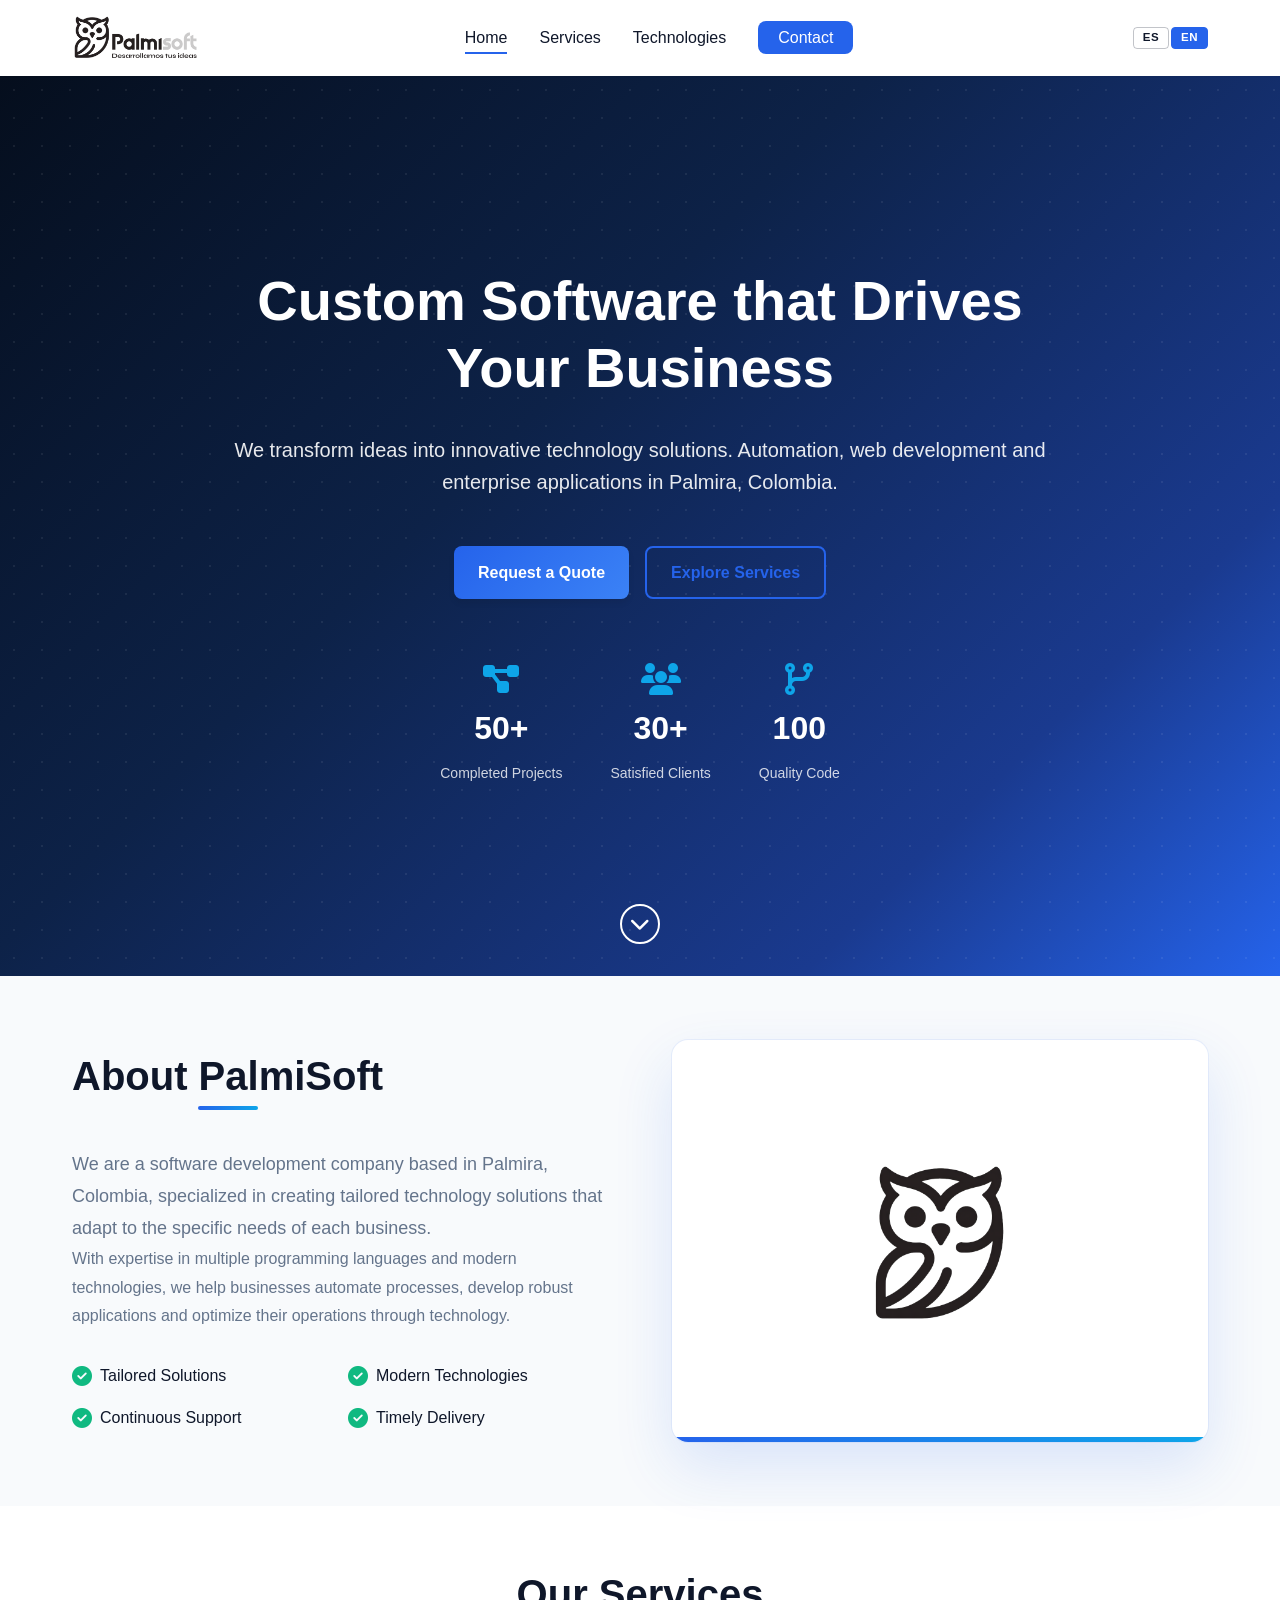
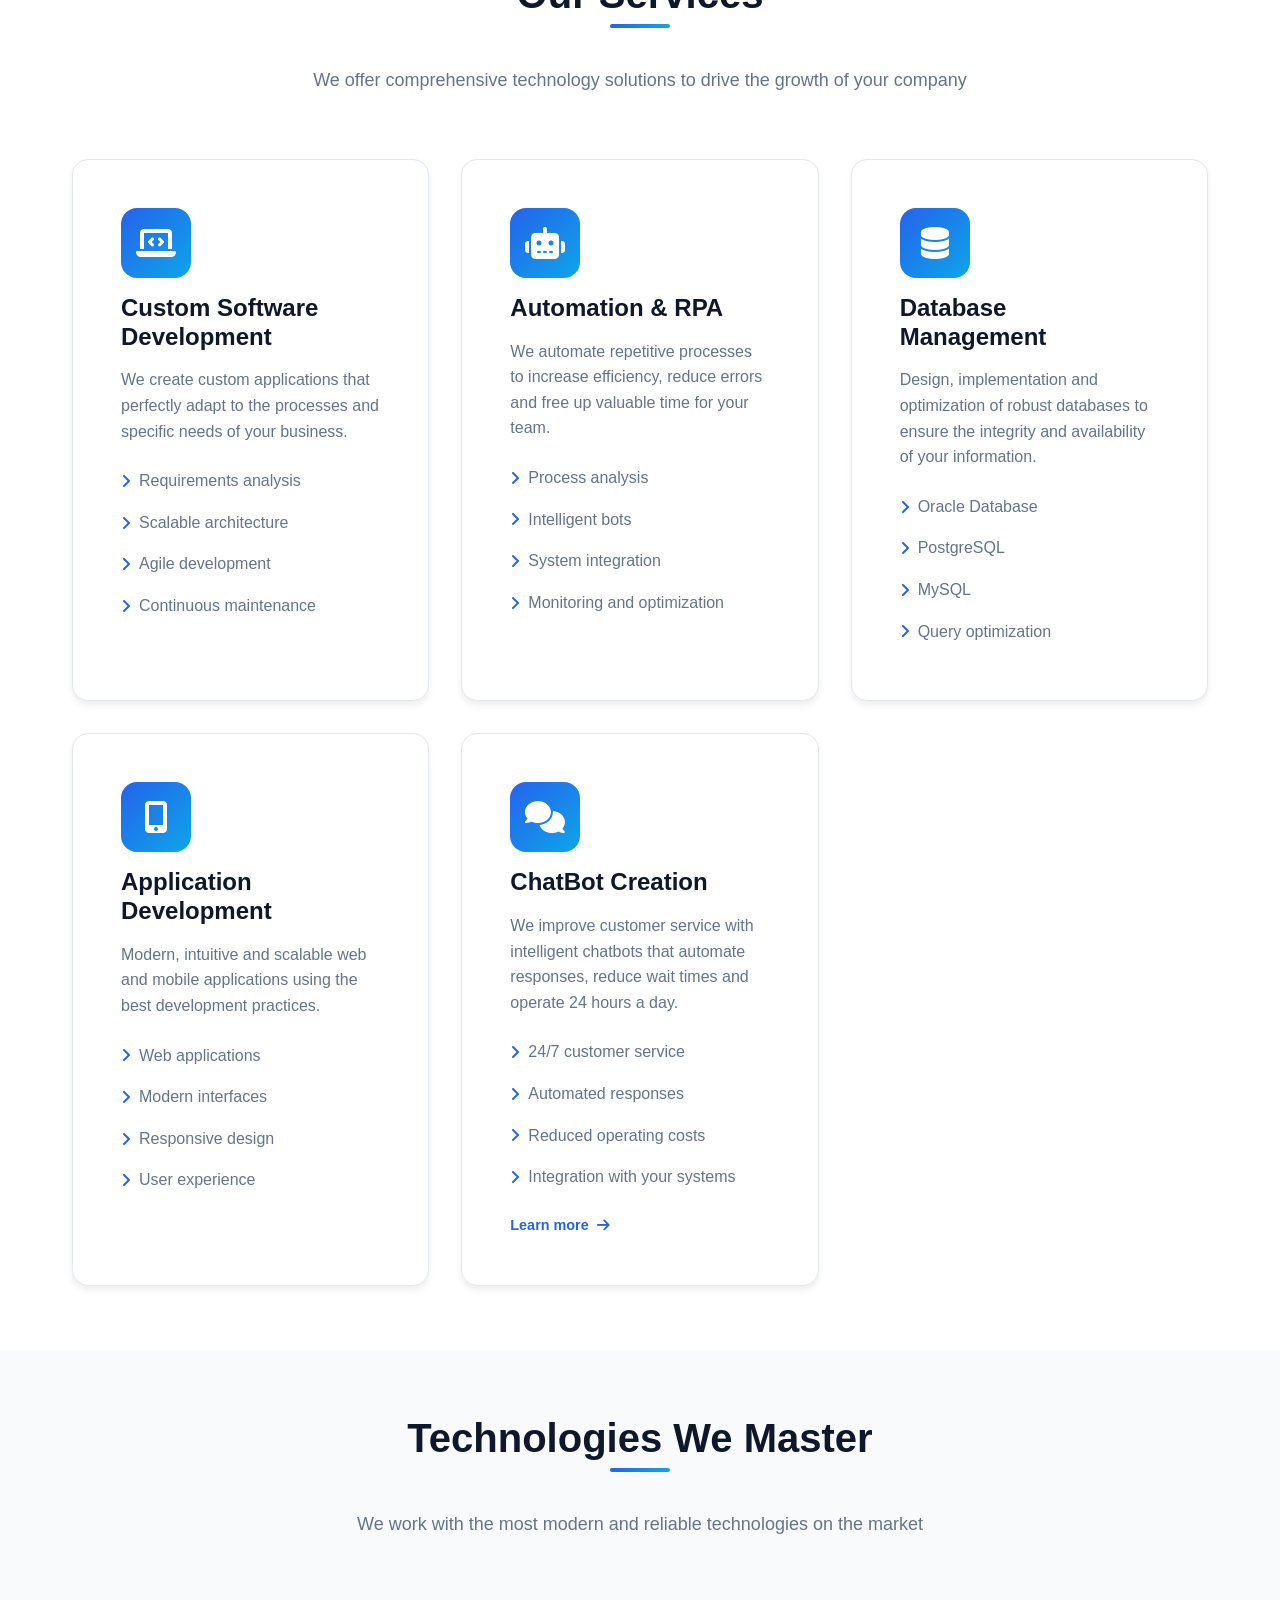
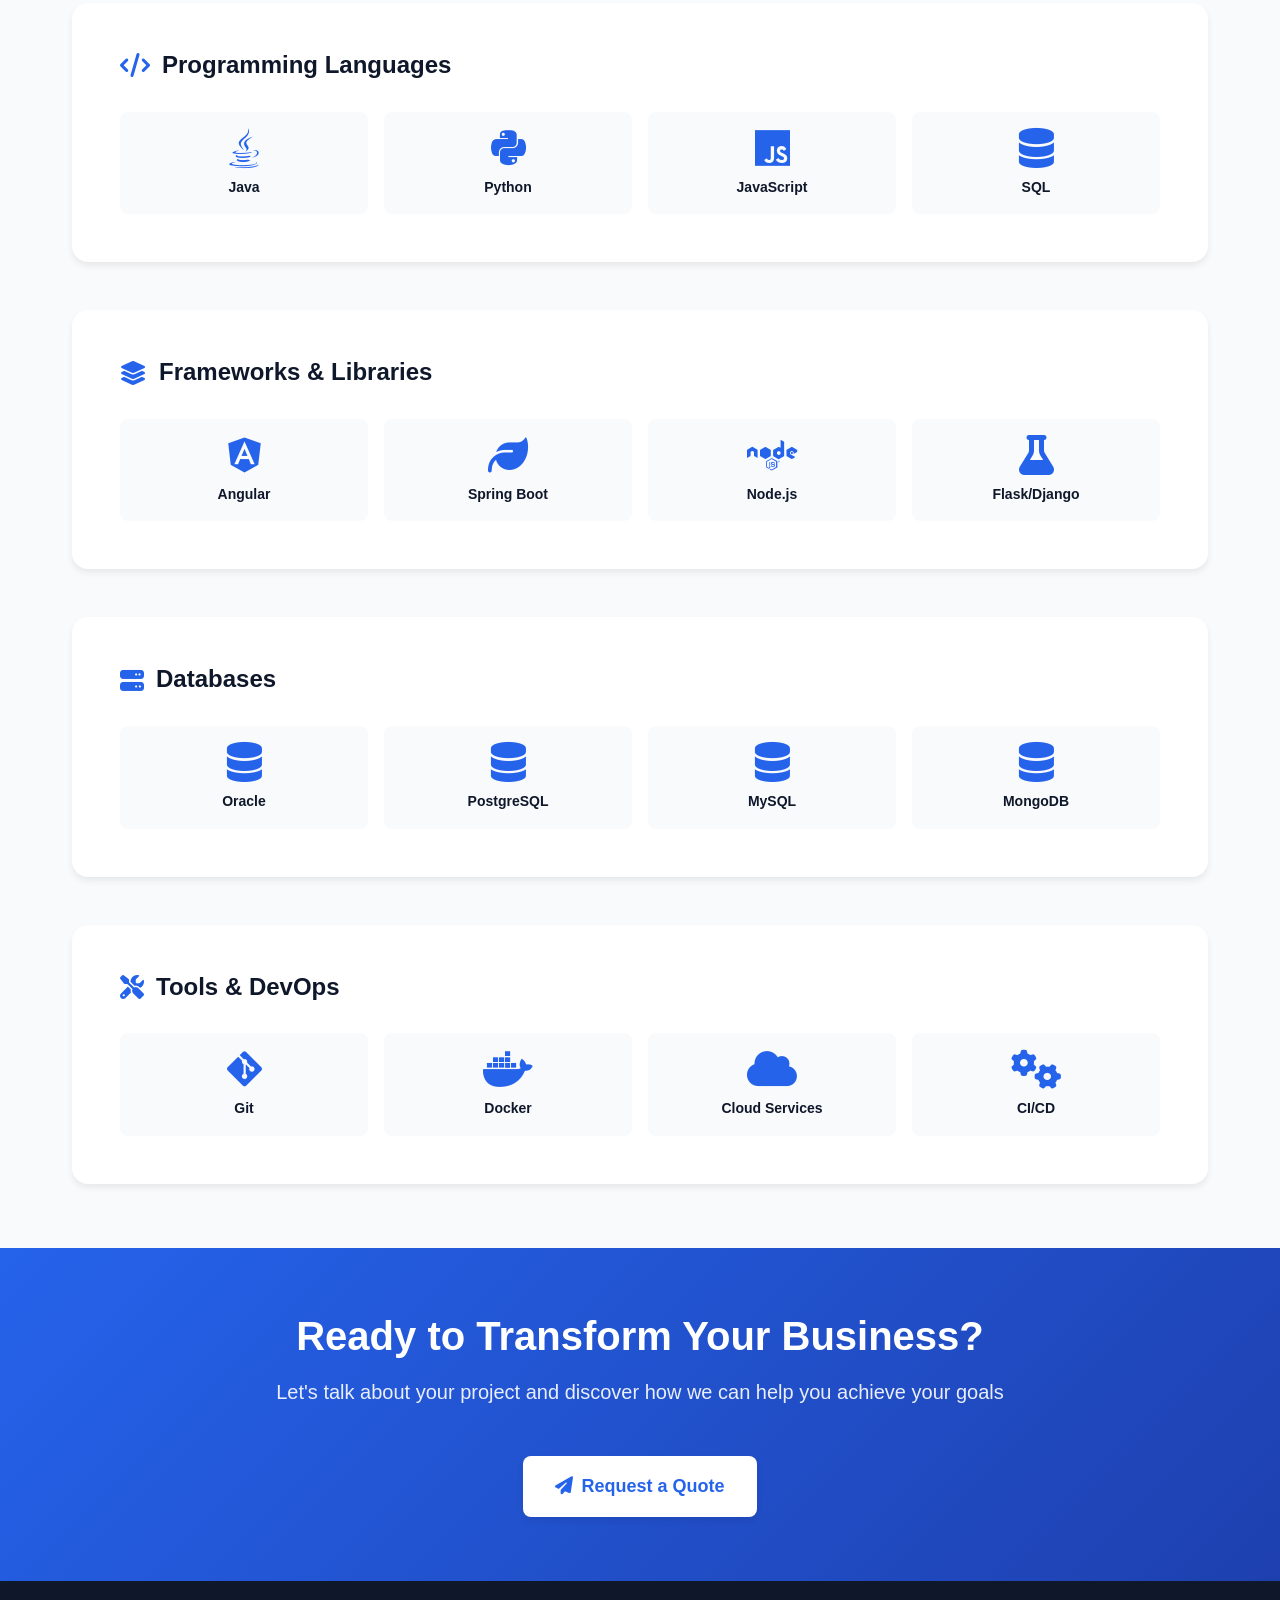
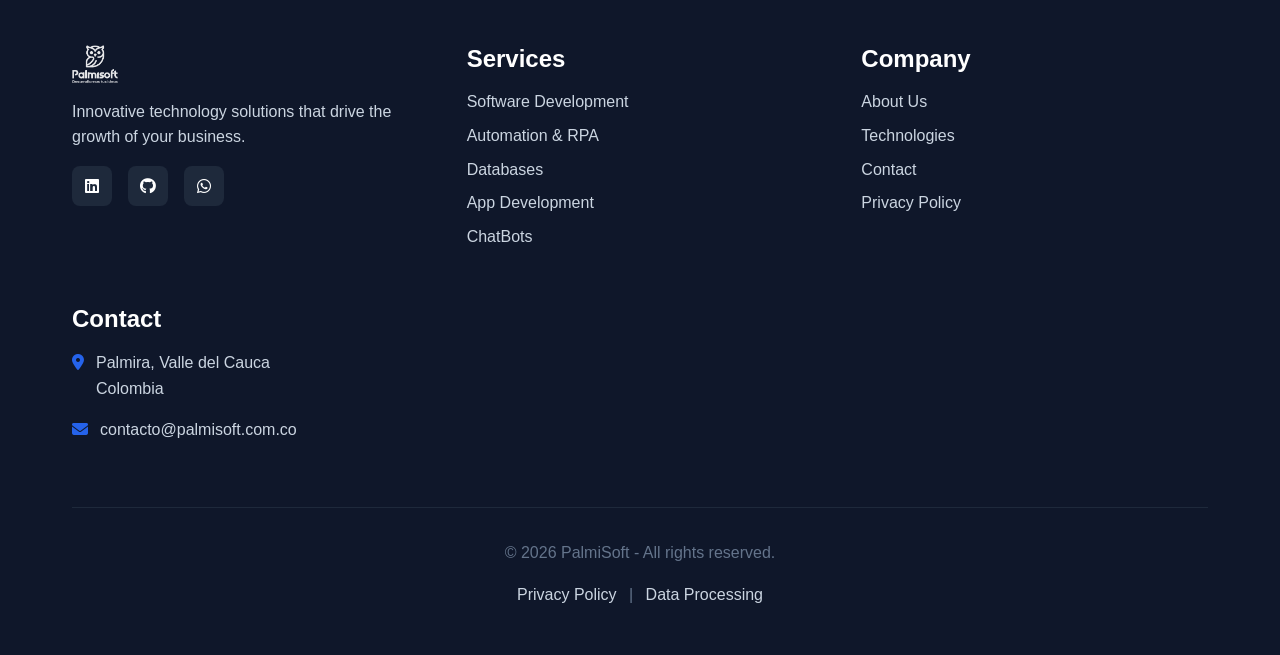
<file: index.html>
<!DOCTYPE html>
<html lang="es" prefix="og: https://ogp.me/ns#">
<head>
    <meta charset="UTF-8">
    <meta name="viewport" content="width=device-width, initial-scale=1.0">

    <!-- ===== SEO PRIMARY META ===== -->
    <title>PalmiSoft - Software a la medida que impulsa tu negocio | Palmira, Colombia</title>
    <meta name="description" content="PalmiSoft: empresa de desarrollo de software a la medida, automatización RPA y soluciones tecnológicas en Palmira, Valle del Cauca, Colombia. Java, Python, Angular, PostgreSQL, Oracle.">
    <meta name="keywords" content="desarrollo software Palmira, software a la medida Colombia, automatización RPA, Java, Python, Angular, Spring Boot, PostgreSQL, Oracle, MySQL, Node.js, desarrollo web Palmira, PalmiSoft">
    <meta name="author" content="PalmiSoft">
    <meta name="robots" content="index, follow, max-snippet:-1, max-image-preview:large, max-video-preview:-1">
    <meta name="googlebot" content="index, follow">
    <meta name="language" content="Spanish">
    <meta name="geo.region" content="CO-VAC">
    <meta name="geo.placename" content="Palmira, Valle del Cauca, Colombia">
    <meta name="theme-color" content="#2563eb">
    <link rel="canonical" href="https://palmisoft.com.co/">

    <!-- ===== OPEN GRAPH (Facebook / WhatsApp / LinkedIn) ===== -->
    <meta property="og:type" content="website">
    <meta property="og:url" content="https://palmisoft.com.co/">
    <meta property="og:title" content="PalmiSoft - Software a la medida que impulsa tu negocio">
    <meta property="og:description" content="Empresa de desarrollo de software a la medida, automatización RPA y soluciones tecnológicas en Palmira, Colombia.">
    <meta property="og:image" content="https://palmisoft.com.co/img/LogoPalmiSoft.png">
    <meta property="og:image:width" content="1200">
    <meta property="og:image:height" content="630">
    <meta property="og:image:alt" content="PalmiSoft - Soluciones Tecnológicas">
    <meta property="og:locale" content="es_CO">
    <meta property="og:site_name" content="PalmiSoft">

    <!-- ===== TWITTER CARD ===== -->
    <meta name="twitter:card" content="summary_large_image">
    <meta name="twitter:title" content="PalmiSoft - Software a la medida que impulsa tu negocio">
    <meta name="twitter:description" content="Empresa de desarrollo de software a la medida, automatización RPA y soluciones tecnológicas en Palmira, Colombia.">
    <meta name="twitter:image" content="https://palmisoft.com.co/img/LogoPalmiSoft.png">
    <meta name="twitter:image:alt" content="PalmiSoft - Soluciones Tecnológicas">

    <!-- ===== FAVICON ===== -->
    <link rel="icon" type="image/png" href="img/icono.png">
    <link rel="shortcut icon" type="image/png" href="img/icono.png">
    <link rel="apple-touch-icon" href="img/icono.png">

    <!-- ===== PRECONNECTS (rendimiento) ===== -->
    <link rel="preconnect" href="https://cdnjs.cloudflare.com">
    <link rel="preconnect" href="https://cdn.emailjs.com">
    <link rel="dns-prefetch" href="https://cdnjs.cloudflare.com">

    <link rel="stylesheet" href="css/styles.css">
    <link rel="stylesheet" href="https://cdnjs.cloudflare.com/ajax/libs/font-awesome/6.4.0/css/all.min.css">

    <!-- ===== JSON-LD STRUCTURED DATA ===== -->
    <script type="application/ld+json">
    {
      "@context": "https://schema.org",
      "@graph": [
        {
          "@type": "LocalBusiness",
          "@id": "https://palmisoft.com.co/#business",
          "name": "PalmiSoft",
          "legalName": "PalmiSoft",
          "url": "https://palmisoft.com.co/",
          "logo": "https://palmisoft.com.co/img/LogoPalmiSoft.png",
          "image": "https://palmisoft.com.co/img/LogoPalmiSoft.png",
          "description": "Empresa de desarrollo de software a la medida, automatización RPA y soluciones tecnológicas en Palmira, Colombia.",
          "email": "contacto@palmisoft.com.co",
          "address": {
            "@type": "PostalAddress",
            "addressLocality": "Palmira",
            "addressRegion": "Valle del Cauca",
            "addressCountry": "CO"
          },
          "geo": {
            "@type": "GeoCoordinates",
            "latitude": "3.5394",
            "longitude": "-76.3036"
          },
          "openingHoursSpecification": [
            {
              "@type": "OpeningHoursSpecification",
              "dayOfWeek": ["Monday","Tuesday","Wednesday","Thursday","Friday"],
              "opens": "08:00",
              "closes": "18:00"
            },
            {
              "@type": "OpeningHoursSpecification",
              "dayOfWeek": "Saturday",
              "opens": "09:00",
              "closes": "13:00"
            }
          ],
          "sameAs": [
            "https://wa.me/573000000000"
          ],
          "priceRange": "$$",
          "currenciesAccepted": "COP",
          "paymentAccepted": "Transferencia bancaria, efectivo",
          "areaServed": "Colombia"
        },
        {
          "@type": "WebSite",
          "@id": "https://palmisoft.com.co/#website",
          "url": "https://palmisoft.com.co/",
          "name": "PalmiSoft",
          "description": "Software a la medida que impulsa tu negocio",
          "publisher": { "@id": "https://palmisoft.com.co/#business" },
          "inLanguage": "es-CO"
        },
        {
          "@type": "WebPage",
          "@id": "https://palmisoft.com.co/#webpage",
          "url": "https://palmisoft.com.co/",
          "name": "PalmiSoft - Software a la medida que impulsa tu negocio",
          "isPartOf": { "@id": "https://palmisoft.com.co/#website" },
          "about": { "@id": "https://palmisoft.com.co/#business" },
          "inLanguage": "es-CO",
          "breadcrumb": {
            "@type": "BreadcrumbList",
            "itemListElement": [{
              "@type": "ListItem",
              "position": 1,
              "name": "Inicio",
              "item": "https://palmisoft.com.co/"
            }]
          }
        },
        {
          "@type": "ItemList",
          "name": "Servicios de PalmiSoft",
          "itemListElement": [
            { "@type": "ListItem", "position": 1, "name": "Desarrollo de Software a la Medida" },
            { "@type": "ListItem", "position": 2, "name": "Automatización y RPA" },
            { "@type": "ListItem", "position": 3, "name": "Gestión de Bases de Datos" },
            { "@type": "ListItem", "position": 4, "name": "Desarrollo de Aplicaciones" },
            { "@type": "ListItem", "position": 5, "name": "Creación de ChatBots" }
          ]
        }
      ]
    }
    </script>
</head>
<body>
    <!-- Header / Navigation -->
    <header class="header">
        <nav class="navbar">
            <div class="container">
                <div class="nav-wrapper">
                    <div class="logo">
                        <img src="img/LogoPalmiSoft2.png" alt="PalmiSoft" class="logo-img">
                    </div>
                    <button class="mobile-menu-toggle" aria-label="Toggle menu">
                        <span></span>
                        <span></span>
                        <span></span>
                    </button>
                    <ul class="nav-menu">
                        <li><a href="#inicio" class="nav-link active" data-i18n="nav.home">Inicio</a></li>
                        <li><a href="#servicios" class="nav-link" data-i18n="nav.services">Servicios</a></li>
                        <li><a href="#tecnologias" class="nav-link" data-i18n="nav.technologies">Tecnologías</a></li>
                        <li><a href="contacto.html" class="nav-link btn-contact" data-i18n="nav.contact">Contacto</a></li>
                    </ul>
                    <div class="lang-switcher">
                        <button class="lang-btn active" data-lang="es" aria-pressed="true">ES</button>
                        <button class="lang-btn" data-lang="en" aria-pressed="false">EN</button>
                    </div>
                </div>
            </div>
        </nav>
    </header>

    <!-- Hero Section -->
    <section id="inicio" class="hero">
        <div class="hero-overlay"></div>
        <div class="container">
            <div class="hero-content">
                <h1 class="hero-title" data-i18n="hero.title">Software a la medida que impulsa tu negocio</h1>
                <p class="hero-subtitle" data-i18n="hero.subtitle">Transformamos ideas en soluciones tecnológicas innovadoras. Automatización, desarrollo web y aplicaciones empresariales en Palmira, Colombia.</p>
                <div class="hero-cta">
                    <a href="contacto.html" class="btn btn-primary" data-i18n="hero.cta.quote">Solicitar cotización</a>
                    <a href="#servicios" class="btn btn-secondary" data-i18n="hero.cta.services">Conocer servicios</a>
                </div>
                <div class="hero-stats">
                    <div class="stat-item">
                        <i class="fas fa-project-diagram"></i>
                        <span class="stat-number">50+</span>
                        <span class="stat-label" data-i18n="hero.stat.projects">Proyectos completados</span>
                    </div>
                    <div class="stat-item">
                        <i class="fas fa-users"></i>
                        <span class="stat-number">30+</span>
                        <span class="stat-label" data-i18n="hero.stat.clients">Clientes satisfechos</span>
                    </div>
                    <div class="stat-item">
                        <i class="fas fa-code-branch"></i>
                        <span class="stat-number">100%</span>
                        <span class="stat-label" data-i18n="hero.stat.quality">Código de calidad</span>
                    </div>
                </div>
            </div>
        </div>
        <div class="hero-scroll">
            <a href="#servicios" class="scroll-indicator">
                <i class="fas fa-chevron-down"></i>
            </a>
        </div>
    </section>

    <!-- About Section -->
    <section id="acerca" class="about">
        <div class="container">
            <div class="about-content">
                <div class="about-text">
                    <h2 class="section-title" data-i18n="about.title">Sobre PalmiSoft</h2>
                    <p class="section-description" data-i18n="about.p1">Somos una empresa de desarrollo de software ubicada en Palmira, Colombia, especializada en crear soluciones tecnológicas personalizadas que se adaptan a las necesidades específicas de cada negocio.</p>
                    <p data-i18n="about.p2">Con experiencia en múltiples lenguajes de programación y tecnologías modernas, ayudamos a empresas a automatizar procesos, desarrollar aplicaciones robustas y optimizar sus operaciones mediante la tecnología.</p>
                    <div class="about-features">
                        <div class="feature-item">
                            <i class="fas fa-check-circle"></i>
                            <span data-i18n="about.f1">Soluciones personalizadas</span>
                        </div>
                        <div class="feature-item">
                            <i class="fas fa-check-circle"></i>
                            <span data-i18n="about.f2">Tecnologías modernas</span>
                        </div>
                        <div class="feature-item">
                            <i class="fas fa-check-circle"></i>
                            <span data-i18n="about.f3">Soporte continuo</span>
                        </div>
                        <div class="feature-item">
                            <i class="fas fa-check-circle"></i>
                            <span data-i18n="about.f4">Entrega oportuna</span>
                        </div>
                    </div>
                </div>
                <div class="about-image">
                    <div class="about-logo-wrapper">
                        <img src="img/Logo2.png" alt="PalmiSoft" class="about-logo-img">
                    </div>
                </div>
            </div>
        </div>
    </section>

    <!-- Services Section -->
    <section id="servicios" class="services">
        <div class="container">
            <div class="section-header">
                <h2 class="section-title" data-i18n="services.title">Nuestros Servicios</h2>
                <p class="section-description" data-i18n="services.desc">Ofrecemos soluciones tecnológicas integrales para impulsar el crecimiento de tu empresa</p>
            </div>
            <div class="services-grid">
                <div class="service-card">
                    <div class="service-icon">
                        <i class="fas fa-laptop-code"></i>
                    </div>
                    <h3 class="service-title" data-i18n="services.s1.title">Desarrollo de Software a la Medida</h3>
                    <p class="service-description" data-i18n="services.s1.desc">Creamos aplicaciones personalizadas que se adaptan perfectamente a los procesos y necesidades específicas de tu negocio.</p>
                    <ul class="service-features">
                        <li><i class="fas fa-angle-right"></i> <span data-i18n="services.s1.f1">Análisis de requerimientos</span></li>
                        <li><i class="fas fa-angle-right"></i> <span data-i18n="services.s1.f2">Arquitectura escalable</span></li>
                        <li><i class="fas fa-angle-right"></i> <span data-i18n="services.s1.f3">Desarrollo ágil</span></li>
                        <li><i class="fas fa-angle-right"></i> <span data-i18n="services.s1.f4">Mantenimiento continuo</span></li>
                    </ul>
                </div>

                <div class="service-card">
                    <div class="service-icon">
                        <i class="fas fa-robot"></i>
                    </div>
                    <h3 class="service-title" data-i18n="services.s2.title">Automatización y RPA</h3>
                    <p class="service-description" data-i18n="services.s2.desc">Automatizamos procesos repetitivos para aumentar la eficiencia, reducir errores y liberar tiempo valioso de tu equipo.</p>
                    <ul class="service-features">
                        <li><i class="fas fa-angle-right"></i> <span data-i18n="services.s2.f1">Análisis de procesos</span></li>
                        <li><i class="fas fa-angle-right"></i> <span data-i18n="services.s2.f2">Bots inteligentes</span></li>
                        <li><i class="fas fa-angle-right"></i> <span data-i18n="services.s2.f3">Integración de sistemas</span></li>
                        <li><i class="fas fa-angle-right"></i> <span data-i18n="services.s2.f4">Monitoreo y optimización</span></li>
                    </ul>
                </div>

                <div class="service-card">
                    <div class="service-icon">
                        <i class="fas fa-database"></i>
                    </div>
                    <h3 class="service-title" data-i18n="services.s3.title">Gestión de Bases de Datos</h3>
                    <p class="service-description" data-i18n="services.s3.desc">Diseño, implementación y optimización de bases de datos robustas para garantizar la integridad y disponibilidad de tu información.</p>
                    <ul class="service-features">
                        <li><i class="fas fa-angle-right"></i> <span data-i18n="services.s3.f1">Oracle Database</span></li>
                        <li><i class="fas fa-angle-right"></i> <span data-i18n="services.s3.f2">PostgreSQL</span></li>
                        <li><i class="fas fa-angle-right"></i> <span data-i18n="services.s3.f3">MySQL</span></li>
                        <li><i class="fas fa-angle-right"></i> <span data-i18n="services.s3.f4">Optimización de queries</span></li>
                    </ul>
                </div>

                <div class="service-card">
                    <div class="service-icon">
                        <i class="fas fa-mobile-alt"></i>
                    </div>
                    <h3 class="service-title" data-i18n="services.s4.title">Desarrollo de Aplicaciones</h3>
                    <p class="service-description" data-i18n="services.s4.desc">Aplicaciones web y móviles modernas, intuitivas y escalables con las mejores prácticas de desarrollo.</p>
                    <ul class="service-features">
                        <li><i class="fas fa-angle-right"></i> <span data-i18n="services.s4.f1">Aplicaciones web</span></li>
                        <li><i class="fas fa-angle-right"></i> <span data-i18n="services.s4.f2">Interfaces modernas</span></li>
                        <li><i class="fas fa-angle-right"></i> <span data-i18n="services.s4.f3">Diseño responsive</span></li>
                        <li><i class="fas fa-angle-right"></i> <span data-i18n="services.s4.f4">Experiencia de usuario</span></li>
                    </ul>
                </div>

                <div class="service-card">
                    <div class="service-icon">
                        <i class="fas fa-comments"></i>
                    </div>
                    <h3 class="service-title" data-i18n="services.s5.title">Creación de ChatBots</h3>
                    <p class="service-description" data-i18n="services.s5.desc">Mejoramos la atención al cliente con chatbots inteligentes que automatizan respuestas, reducen tiempos de espera y operan 24/7.</p>
                    <ul class="service-features">
                        <li><i class="fas fa-angle-right"></i> <span data-i18n="services.s5.f1">Atención al cliente 24/7</span></li>
                        <li><i class="fas fa-angle-right"></i> <span data-i18n="services.s5.f2">Respuestas automatizadas</span></li>
                        <li><i class="fas fa-angle-right"></i> <span data-i18n="services.s5.f3">Reducción de costos operativos</span></li>
                        <li><i class="fas fa-angle-right"></i> <span data-i18n="services.s5.f4">Integración con tus sistemas</span></li>
                    </ul>
                    <a href="chatbots.html" class="service-card-cta">
                        <span data-i18n="services.s5.cta">Ver más</span>
                        <i class="fas fa-arrow-right"></i>
                    </a>
                </div>
            </div>
        </div>
    </section>

    <!-- Technologies Section -->
    <section id="tecnologias" class="technologies">
        <div class="container">
            <div class="section-header">
                <h2 class="section-title" data-i18n="tech.title">Tecnologías que Dominamos</h2>
                <p class="section-description" data-i18n="tech.desc">Trabajamos con las tecnologías más modernas y confiables del mercado</p>
            </div>
            <div class="tech-categories">
                <div class="tech-category">
                    <h3 class="tech-category-title">
                        <i class="fas fa-code"></i> <span data-i18n="tech.cat1">Lenguajes de Programación</span>
                    </h3>
                    <div class="tech-grid">
                        <div class="tech-item">
                            <i class="fab fa-java"></i>
                            <span>Java</span>
                        </div>
                        <div class="tech-item">
                            <i class="fab fa-python"></i>
                            <span>Python</span>
                        </div>
                        <div class="tech-item">
                            <i class="fab fa-js"></i>
                            <span>JavaScript</span>
                        </div>
                        <div class="tech-item">
                            <i class="fas fa-database"></i>
                            <span>SQL</span>
                        </div>
                    </div>
                </div>

                <div class="tech-category">
                    <h3 class="tech-category-title">
                        <i class="fas fa-layer-group"></i> <span data-i18n="tech.cat2">Frameworks y Librerías</span>
                    </h3>
                    <div class="tech-grid">
                        <div class="tech-item">
                            <i class="fab fa-angular"></i>
                            <span>Angular</span>
                        </div>
                        <div class="tech-item">
                            <i class="fas fa-leaf"></i>
                            <span>Spring Boot</span>
                        </div>
                        <div class="tech-item">
                            <i class="fab fa-node"></i>
                            <span>Node.js</span>
                        </div>
                        <div class="tech-item">
                            <i class="fas fa-flask"></i>
                            <span>Flask/Django</span>
                        </div>
                    </div>
                </div>

                <div class="tech-category">
                    <h3 class="tech-category-title">
                        <i class="fas fa-server"></i> <span data-i18n="tech.cat3">Bases de Datos</span>
                    </h3>
                    <div class="tech-grid">
                        <div class="tech-item">
                            <i class="fas fa-database"></i>
                            <span>Oracle</span>
                        </div>
                        <div class="tech-item">
                            <i class="fas fa-database"></i>
                            <span>PostgreSQL</span>
                        </div>
                        <div class="tech-item">
                            <i class="fas fa-database"></i>
                            <span>MySQL</span>
                        </div>
                        <div class="tech-item">
                            <i class="fas fa-database"></i>
                            <span>MongoDB</span>
                        </div>
                    </div>
                </div>

                <div class="tech-category">
                    <h3 class="tech-category-title">
                        <i class="fas fa-tools"></i> <span data-i18n="tech.cat4">Herramientas y DevOps</span>
                    </h3>
                    <div class="tech-grid">
                        <div class="tech-item">
                            <i class="fab fa-git-alt"></i>
                            <span>Git</span>
                        </div>
                        <div class="tech-item">
                            <i class="fab fa-docker"></i>
                            <span>Docker</span>
                        </div>
                        <div class="tech-item">
                            <i class="fas fa-cloud"></i>
                            <span>Cloud Services</span>
                        </div>
                        <div class="tech-item">
                            <i class="fas fa-cogs"></i>
                            <span>CI/CD</span>
                        </div>
                    </div>
                </div>
            </div>
        </div>
    </section>

    <!-- CTA Section -->
    <section class="cta-section">
        <div class="container">
            <div class="cta-content">
                <h2 class="cta-title" data-i18n="cta.title">¿Listo para transformar tu negocio?</h2>
                <p class="cta-description" data-i18n="cta.desc">Conversemos sobre tu proyecto y descubre cómo podemos ayudarte a alcanzar tus objetivos</p>
                <div class="cta-buttons">
                    <a href="contacto.html" class="btn btn-primary btn-lg">
                        <i class="fas fa-paper-plane"></i> <span data-i18n="cta.quote">Solicitar cotización</span>
                    </a>
                </div>
            </div>
        </div>
    </section>

    <!-- Footer -->
    <footer class="footer">
        <div class="container">
            <div class="footer-content">
                <div class="footer-section">
                    <h3 class="footer-title">
                        <img src="img/Logo3.png" alt="PalmiSoft" class="footer-logo-img">
                    </h3>
                    <p class="footer-description" data-i18n="footer.desc">Soluciones tecnológicas innovadoras que impulsan el crecimiento de tu negocio.</p>
                    <div class="social-links">
                        <a href="#" class="social-link" aria-label="LinkedIn"><i class="fab fa-linkedin"></i></a>
                        <a href="#" class="social-link" aria-label="GitHub"><i class="fab fa-github"></i></a>
                        <a href="https://wa.me/3148745722" class="social-link" aria-label="WhatsApp" target="_blank" rel="noopener noreferrer"><i class="fab fa-whatsapp"></i></a>
                    </div>
                </div>

                <div class="footer-section">
                    <h4 class="footer-subtitle" data-i18n="footer.services">Servicios</h4>
                    <ul class="footer-links">
                        <li><a href="#servicios" data-i18n="footer.links.s1">Desarrollo de Software</a></li>
                        <li><a href="#servicios" data-i18n="footer.links.s2">Automatización y RPA</a></li>
                        <li><a href="#servicios" data-i18n="footer.links.s3">Bases de Datos</a></li>
                        <li><a href="#servicios" data-i18n="footer.links.s4">Desarrollo de Aplicaciones</a></li>
                        <li><a href="chatbots.html" data-i18n="footer.links.s5">ChatBots</a></li>
                    </ul>
                </div>

                <div class="footer-section">
                    <h4 class="footer-subtitle" data-i18n="footer.company">Empresa</h4>
                    <ul class="footer-links">
                        <li><a href="#acerca" data-i18n="footer.links.about">Sobre Nosotros</a></li>
                        <li><a href="#tecnologias" data-i18n="footer.links.tech">Tecnologías</a></li>
                        <li><a href="contacto.html" data-i18n="footer.links.contact">Contacto</a></li>
                        <li><a href="privacidad.html" data-i18n="footer.links.privacy">Política de Privacidad</a></li>
                    </ul>
                </div>

                <div class="footer-section">
                    <h4 class="footer-subtitle" data-i18n="footer.contact">Contacto</h4>
                    <ul class="footer-contact">
                        <li>
                            <i class="fas fa-map-marker-alt"></i>
                            <span>Palmira, Valle del Cauca<br>Colombia</span>
                        </li>
                        <li>
                            <i class="fas fa-envelope"></i>
                            <a href="mailto:contacto@palmisoft.com.co">contacto@palmisoft.com.co</a>
                        </li>
                    </ul>
                </div>
            </div>

            <div class="footer-bottom">
                <p data-i18n="footer.rights">&copy; 2026 PalmiSoft - Todos los derechos reservados.</p>
                <p class="footer-legal">
                    <a href="privacidad.html" data-i18n="footer.legal.privacy">Política de Privacidad</a> | 
                    <a href="privacidad.html" data-i18n="footer.legal.data">Tratamiento de Datos</a>
                </p>
            </div>
        </div>
    </footer>

    <!-- WhatsApp Floating Button 
    <a href="https://wa.me/573173184631?text=Hola%20PalmiSoft%2C%20me%20gustar%C3%ADa%20obtener%20m%C3%A1s%20informaci%C3%B3n%20sobre%20sus%20servicios."
       class="whatsapp-btn"
       target="_blank"
       rel="noopener noreferrer"
       data-i18n-aria="whatsapp.aria"
       aria-label="Contactar por WhatsApp">
        <i class="fab fa-whatsapp"></i>
        <span class="whatsapp-tooltip" data-i18n="whatsapp.tooltip">¡Chatea con nosotros!</span>
    </a>-->

    <script src="js/i18n.js"></script>
    <script src="js/script.js"></script>
</body>
</html>
</file>
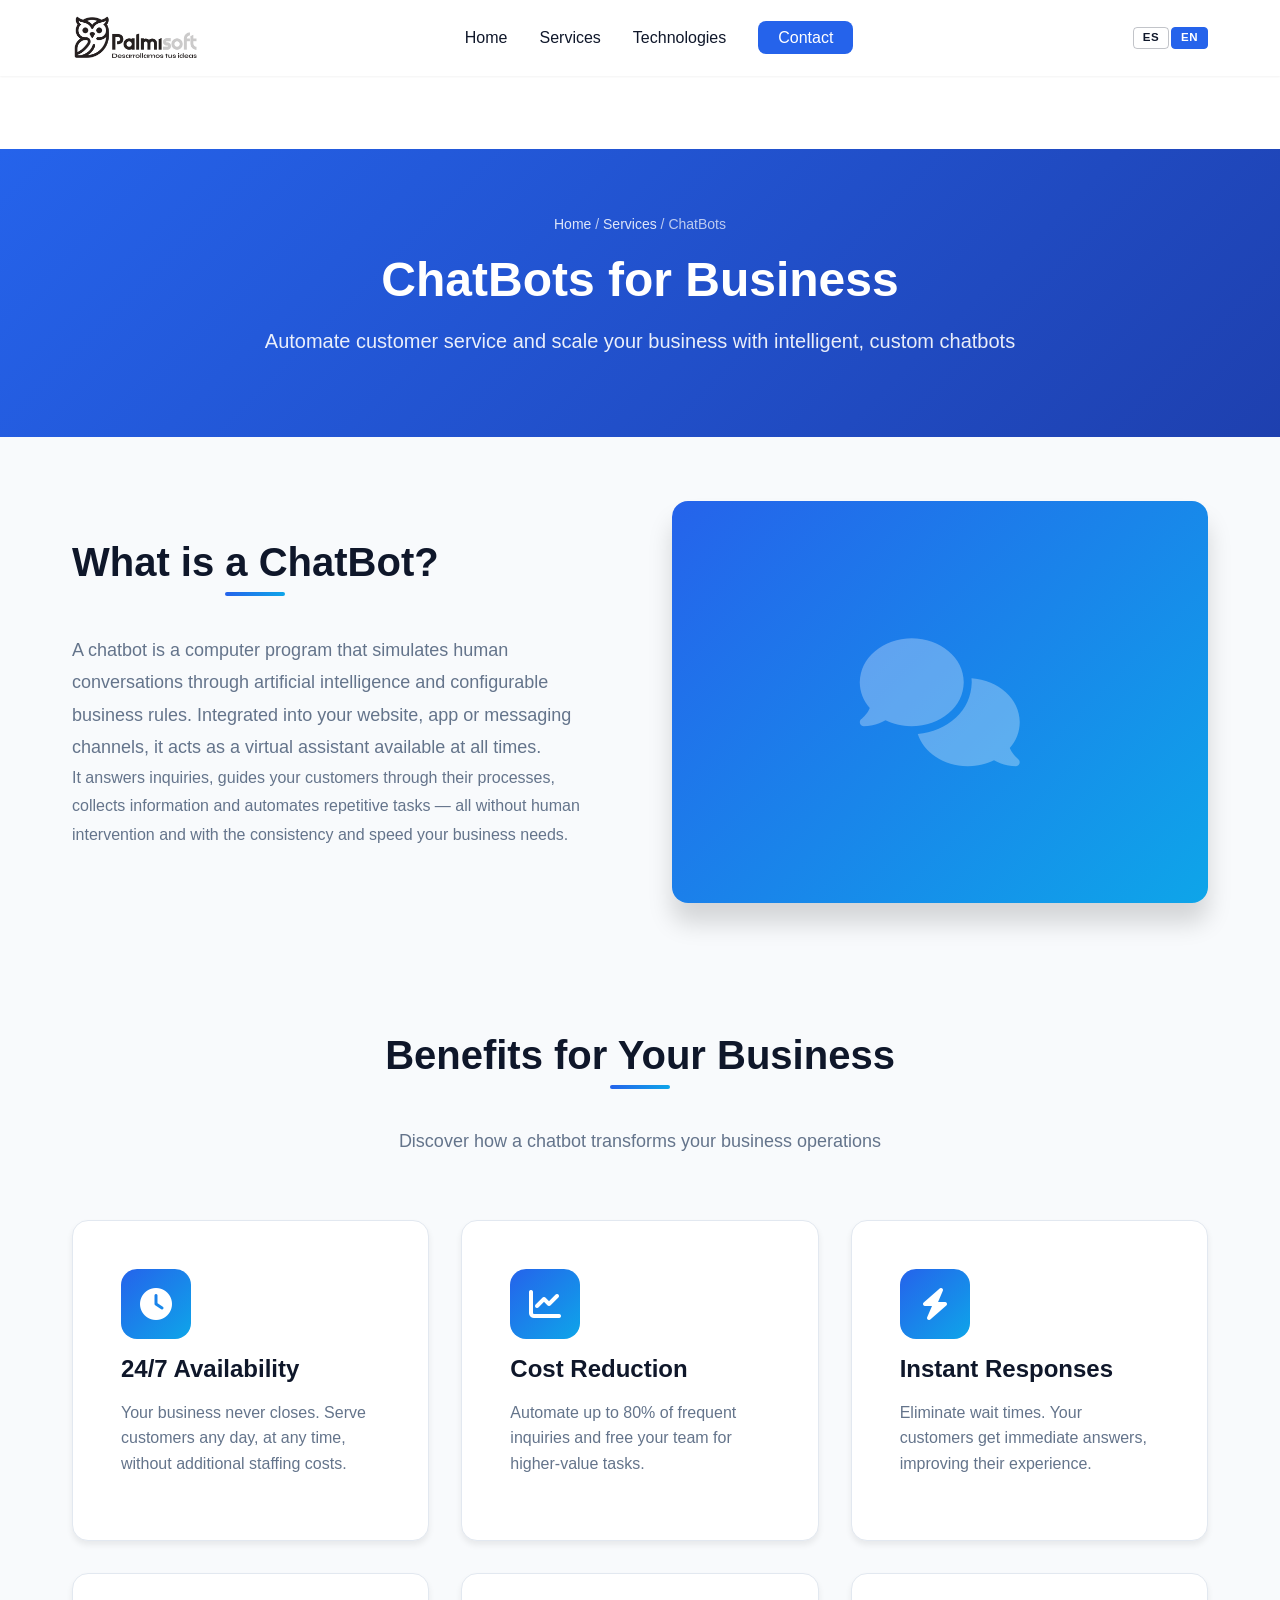
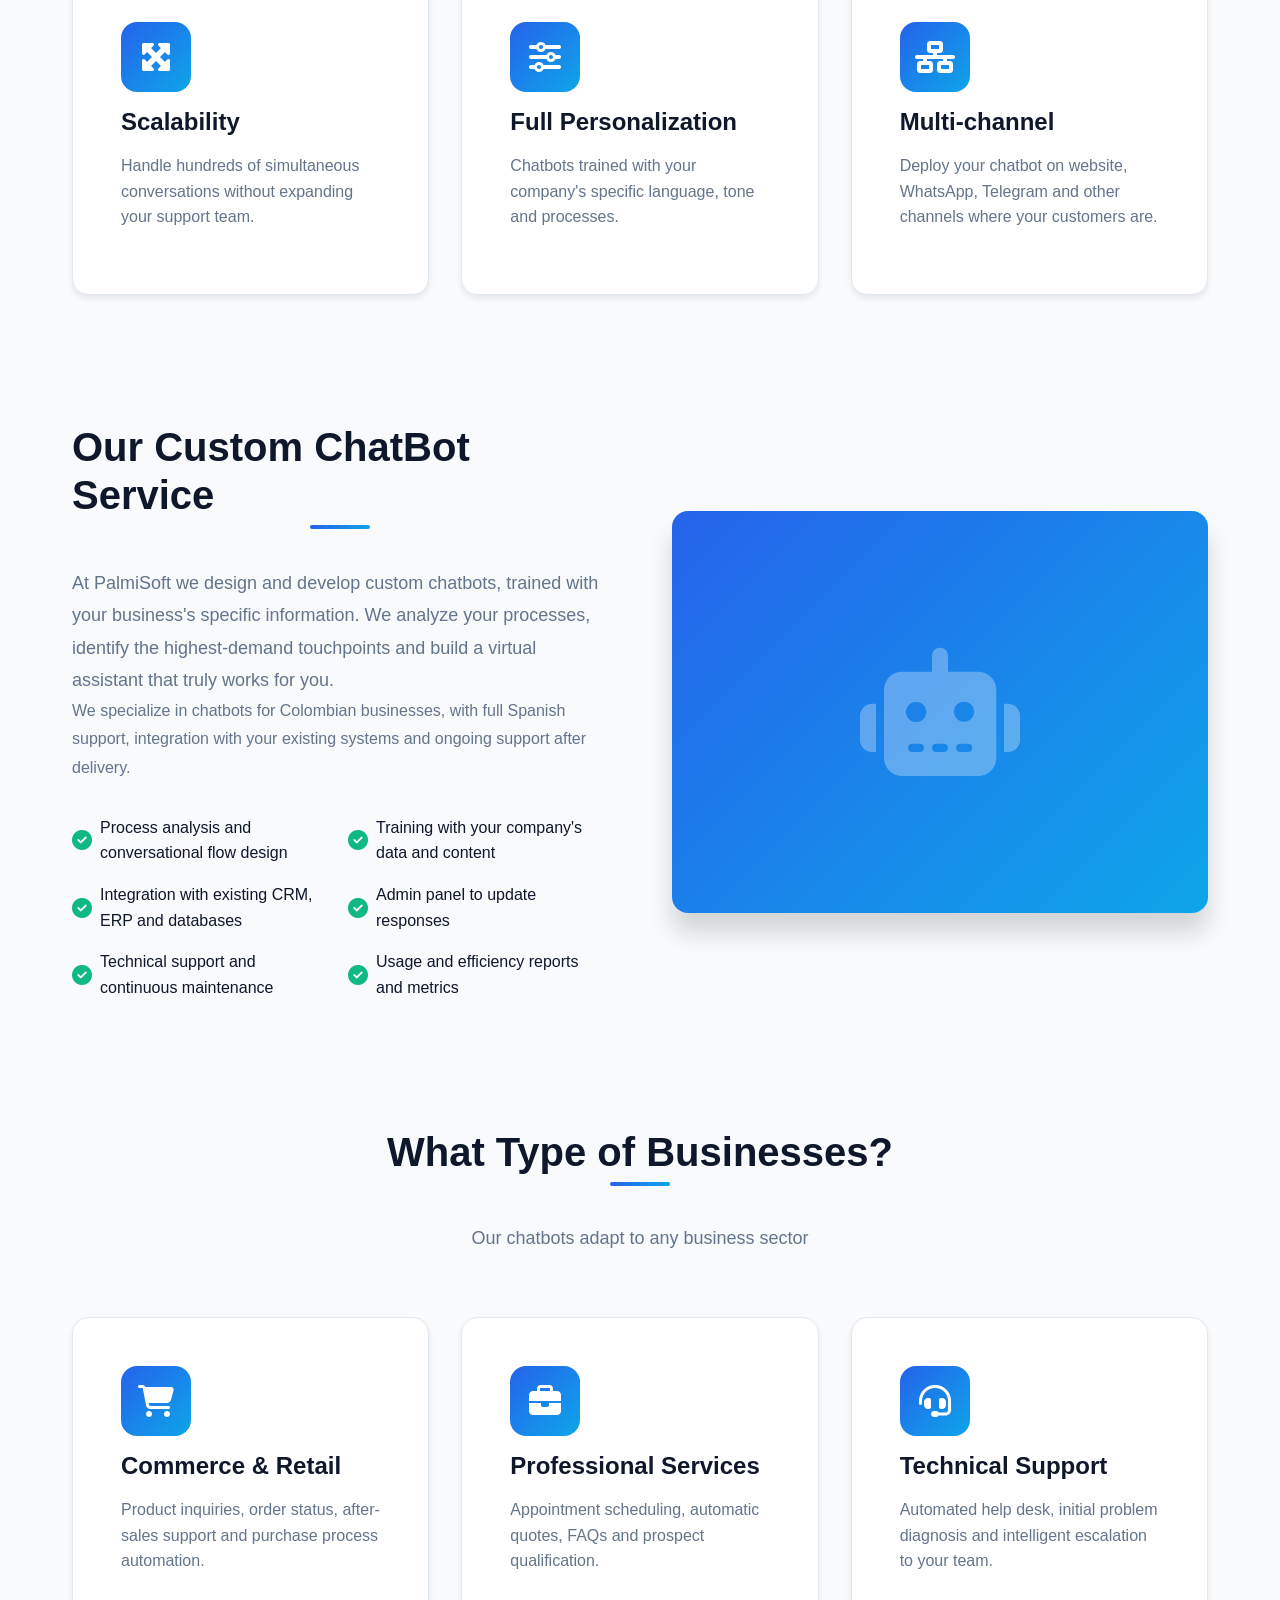
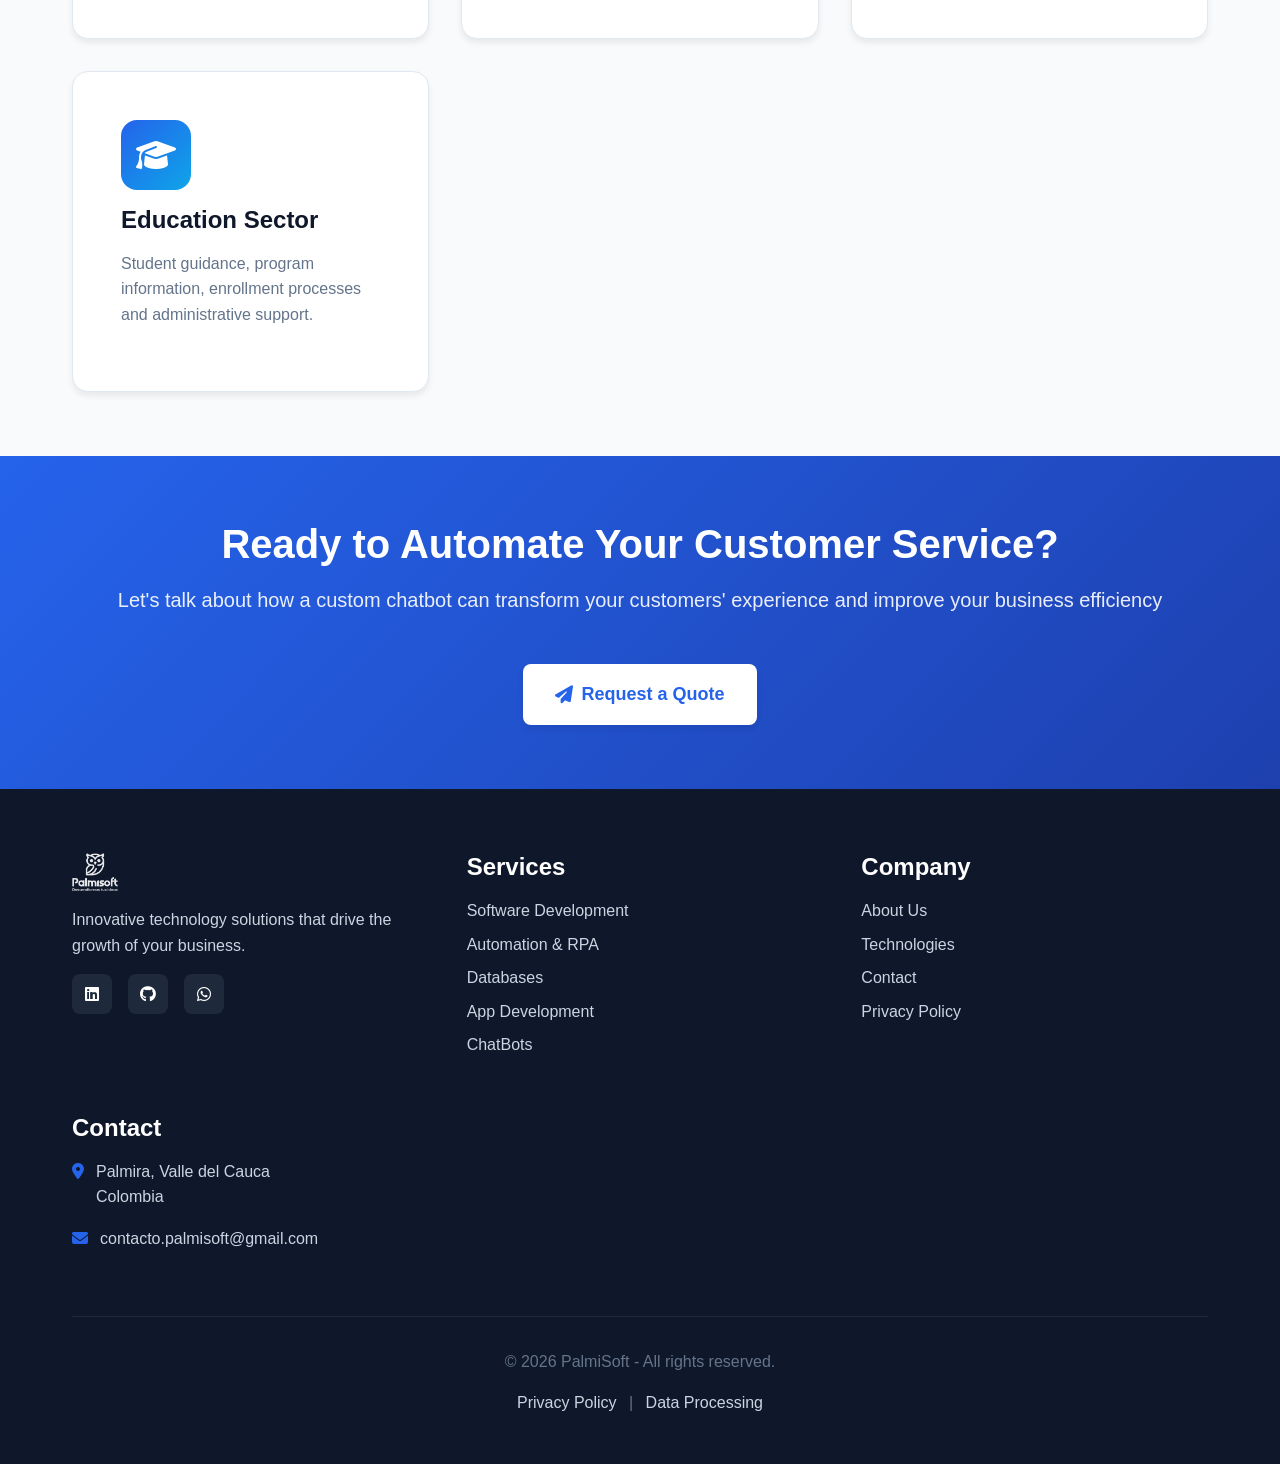
<file: chatbots.html>
<!DOCTYPE html>
<html lang="es" prefix="og: https://ogp.me/ns#">
<head>
    <meta charset="UTF-8">
    <meta name="viewport" content="width=device-width, initial-scale=1.0">

    <!-- ===== SEO PRIMARY META ===== -->
    <title>ChatBots para Empresas | PalmiSoft - Automatización de Atención al Cliente Colombia</title>
    <meta name="description" content="Creación de chatbots personalizados para empresas en Colombia. Mejora la atención al cliente, automatiza respuestas y opera 24/7. PalmiSoft, Palmira, Colombia.">
    <meta name="keywords" content="chatbot para empresas, chatbot Colombia, automatización atención al cliente, chatbot personalizado, asistente virtual empresas, chatbot WhatsApp, chatbots Palmira, PalmiSoft">
    <meta name="author" content="PalmiSoft">
    <meta name="robots" content="index, follow">
    <meta name="theme-color" content="#2563eb">
    <link rel="canonical" href="https://palmisoft.com.co/chatbots.html">

    <!-- ===== OPEN GRAPH ===== -->
    <meta property="og:type" content="website">
    <meta property="og:url" content="https://palmisoft.com.co/chatbots.html">
    <meta property="og:title" content="ChatBots para Empresas | PalmiSoft - Automatización de Atención al Cliente">
    <meta property="og:description" content="Creación de chatbots personalizados para empresas en Colombia. Mejora la atención al cliente, automatiza respuestas y opera 24/7.">
    <meta property="og:image" content="https://palmisoft.com.co/img/LogoPalmiSoft.png">
    <meta property="og:image:alt" content="PalmiSoft - ChatBots para Empresas">
    <meta property="og:locale" content="es_CO">
    <meta property="og:site_name" content="PalmiSoft">

    <!-- ===== TWITTER CARD ===== -->
    <meta name="twitter:card" content="summary_large_image">
    <meta name="twitter:title" content="ChatBots para Empresas | PalmiSoft">
    <meta name="twitter:description" content="Creación de chatbots personalizados para empresas en Colombia. Mejora la atención al cliente y opera 24/7.">
    <meta name="twitter:image" content="https://palmisoft.com.co/img/LogoPalmiSoft.png">

    <!-- ===== FAVICON ===== -->
    <link rel="icon" type="image/png" href="img/icono.png">
    <link rel="shortcut icon" type="image/png" href="img/icono.png">
    <link rel="apple-touch-icon" href="img/icono.png">

    <!-- ===== PRECONNECTS ===== -->
    <link rel="preconnect" href="https://cdnjs.cloudflare.com">
    <link rel="dns-prefetch" href="https://cdnjs.cloudflare.com">

    <link rel="stylesheet" href="css/styles.css">
    <link rel="stylesheet" href="https://cdnjs.cloudflare.com/ajax/libs/font-awesome/6.4.0/css/all.min.css">

    <!-- ===== JSON-LD STRUCTURED DATA ===== -->
    <script type="application/ld+json">
    {
      "@context": "https://schema.org",
      "@graph": [
        {
          "@type": "Service",
          "@id": "https://palmisoft.com.co/chatbots.html#service",
          "name": "Creación de ChatBots para Empresas",
          "description": "Diseño y desarrollo de chatbots personalizados para empresas. Mejora la atención al cliente, automatiza respuestas y opera 24/7.",
          "provider": { "@id": "https://palmisoft.com.co/#business" },
          "serviceType": "ChatBot Development",
          "areaServed": "Colombia",
          "inLanguage": "es-CO"
        },
        {
          "@type": "WebPage",
          "@id": "https://palmisoft.com.co/chatbots.html",
          "url": "https://palmisoft.com.co/chatbots.html",
          "name": "ChatBots para Empresas - PalmiSoft",
          "description": "Creación de chatbots personalizados para empresas en Colombia. Atención al cliente 24/7, automatización de respuestas y reducción de costos operativos.",
          "isPartOf": { "@id": "https://palmisoft.com.co/#website" },
          "about": { "@id": "https://palmisoft.com.co/#business" },
          "inLanguage": "es-CO",
          "breadcrumb": {
            "@type": "BreadcrumbList",
            "itemListElement": [
              { "@type": "ListItem", "position": 1, "name": "Inicio", "item": "https://palmisoft.com.co/" },
              { "@type": "ListItem", "position": 2, "name": "Servicios", "item": "https://palmisoft.com.co/#servicios" },
              { "@type": "ListItem", "position": 3, "name": "ChatBots para Empresas", "item": "https://palmisoft.com.co/chatbots.html" }
            ]
          }
        }
      ]
    }
    </script>
</head>
<body>
    <!-- Header / Navigation -->
    <header class="header">
        <nav class="navbar">
            <div class="container">
                <div class="nav-wrapper">
                    <a href="index.html" class="logo">
                        <img src="img/LogoPalmiSoft2.png" alt="PalmiSoft" class="logo-img">
                    </a>
                    <button class="mobile-menu-toggle" aria-label="Toggle menu">
                        <span></span>
                        <span></span>
                        <span></span>
                    </button>
                    <ul class="nav-menu">
                        <li><a href="index.html" class="nav-link" data-i18n="nav.home">Inicio</a></li>
                        <li><a href="index.html#servicios" class="nav-link" data-i18n="nav.services">Servicios</a></li>
                        <li><a href="index.html#tecnologias" class="nav-link" data-i18n="nav.technologies">Tecnologías</a></li>
                        <li><a href="contacto.html" class="nav-link btn-contact" data-i18n="nav.contact">Contacto</a></li>
                    </ul>
                    <div class="lang-switcher">
                        <button class="lang-btn active" data-lang="es" aria-pressed="true">ES</button>
                        <button class="lang-btn" data-lang="en" aria-pressed="false">EN</button>
                    </div>
                </div>
            </div>
        </nav>
    </header>

    <!-- Page Header -->
    <section class="page-header">
        <div class="container">
            <p class="page-breadcrumb">
                <a href="index.html" data-i18n="nav.home">Inicio</a> /
                <a href="index.html#servicios" data-i18n="nav.services">Servicios</a> /
                <span data-i18n="chatbots.page.crumb">ChatBots</span>
            </p>
            <h1 class="page-title" data-i18n="chatbots.page.title">ChatBots para Empresas</h1>
            <p class="page-subtitle" data-i18n="chatbots.page.subtitle">Automatiza la atención al cliente y escala tu negocio con chatbots inteligentes y personalizados</p>
        </div>
    </section>

    <!-- ¿Qué es un ChatBot? -->
    <section id="que-es" class="about">
        <div class="container">
            <div class="about-content">
                <div class="about-text">
                    <h2 class="section-title" data-i18n="chatbots.queEs.title">¿Qué es un ChatBot?</h2>
                    <p class="section-description" data-i18n="chatbots.queEs.p1">Un chatbot es un programa informático que simula conversaciones humanas mediante inteligencia artificial y reglas de negocio configurables. Integrado en tu sitio web, aplicación o canales de mensajería, actúa como un asistente virtual disponible en todo momento.</p>
                    <p data-i18n="chatbots.queEs.p2">Responde consultas, guía a tus clientes en sus procesos, recopila información y automatiza tareas repetitivas, todo sin intervención humana y con la consistencia y velocidad que tu negocio necesita.</p>
                </div>
                <div class="about-image">
                    <div class="about-image-placeholder">
                        <i class="fas fa-comments"></i>
                    </div>
                </div>
            </div>
        </div>
    </section>

    <!-- Beneficios -->
    <section id="beneficios" class="technologies">
        <div class="container">
            <div class="section-header">
                <h2 class="section-title" data-i18n="chatbots.benefits.title">Beneficios para tu Empresa</h2>
                <p class="section-description" data-i18n="chatbots.benefits.desc">Descubre cómo un chatbot transforma la operación de tu negocio</p>
            </div>
            <div class="services-grid">

                <div class="service-card">
                    <div class="service-icon">
                        <i class="fas fa-clock"></i>
                    </div>
                    <h3 class="service-title" data-i18n="chatbots.benefits.b1.title">Atención 24/7</h3>
                    <p class="service-description" data-i18n="chatbots.benefits.b1.desc">Tu negocio nunca cierra. Atiende clientes cualquier día y a cualquier hora sin costos adicionales de personal.</p>
                </div>

                <div class="service-card">
                    <div class="service-icon">
                        <i class="fas fa-chart-line"></i>
                    </div>
                    <h3 class="service-title" data-i18n="chatbots.benefits.b2.title">Reducción de Costos</h3>
                    <p class="service-description" data-i18n="chatbots.benefits.b2.desc">Automatiza hasta el 80% de las consultas frecuentes y libera a tu equipo para tareas de mayor valor.</p>
                </div>

                <div class="service-card">
                    <div class="service-icon">
                        <i class="fas fa-bolt"></i>
                    </div>
                    <h3 class="service-title" data-i18n="chatbots.benefits.b3.title">Respuestas Instantáneas</h3>
                    <p class="service-description" data-i18n="chatbots.benefits.b3.desc">Elimina los tiempos de espera. Tus clientes obtienen respuestas inmediatas, mejorando su experiencia.</p>
                </div>

                <div class="service-card">
                    <div class="service-icon">
                        <i class="fas fa-expand-arrows-alt"></i>
                    </div>
                    <h3 class="service-title" data-i18n="chatbots.benefits.b4.title">Escalabilidad</h3>
                    <p class="service-description" data-i18n="chatbots.benefits.b4.desc">Atiende cientos de conversaciones simultáneas sin necesidad de ampliar tu equipo de soporte.</p>
                </div>

                <div class="service-card">
                    <div class="service-icon">
                        <i class="fas fa-sliders-h"></i>
                    </div>
                    <h3 class="service-title" data-i18n="chatbots.benefits.b5.title">Personalización Total</h3>
                    <p class="service-description" data-i18n="chatbots.benefits.b5.desc">Chatbots entrenados con el lenguaje, tono y procesos específicos de tu empresa y sector.</p>
                </div>

                <div class="service-card">
                    <div class="service-icon">
                        <i class="fas fa-network-wired"></i>
                    </div>
                    <h3 class="service-title" data-i18n="chatbots.benefits.b6.title">Multi-canal</h3>
                    <p class="service-description" data-i18n="chatbots.benefits.b6.desc">Despliega tu chatbot en sitio web, WhatsApp, Telegram y otros canales donde están tus clientes.</p>
                </div>

            </div>
        </div>
    </section>

    <!-- Nuestro Servicio -->
    <section id="servicio" class="about">
        <div class="container">
            <div class="about-content">
                <div class="about-text">
                    <h2 class="section-title" data-i18n="chatbots.service.title">Nuestro Servicio de ChatBots Personalizados</h2>
                    <p class="section-description" data-i18n="chatbots.service.p1">En PalmiSoft diseñamos y desarrollamos chatbots a la medida, entrenados con la información específica de tu negocio. Analizamos tus procesos, identificamos los puntos de mayor demanda y construimos un asistente virtual que realmente trabaja para ti.</p>
                    <p data-i18n="chatbots.service.p2">Nos especializamos en chatbots para empresas colombianas, con soporte completo en español, integración con los sistemas que ya utilizas y acompañamiento permanente después de la entrega.</p>
                    <div class="about-features">
                        <div class="feature-item">
                            <i class="fas fa-check-circle"></i>
                            <span data-i18n="chatbots.service.f1">Análisis de procesos y diseño de flujos conversacionales</span>
                        </div>
                        <div class="feature-item">
                            <i class="fas fa-check-circle"></i>
                            <span data-i18n="chatbots.service.f2">Entrenamiento con datos y contenido de tu empresa</span>
                        </div>
                        <div class="feature-item">
                            <i class="fas fa-check-circle"></i>
                            <span data-i18n="chatbots.service.f3">Integración con CRM, ERP y bases de datos existentes</span>
                        </div>
                        <div class="feature-item">
                            <i class="fas fa-check-circle"></i>
                            <span data-i18n="chatbots.service.f4">Panel de administración para actualizar respuestas</span>
                        </div>
                        <div class="feature-item">
                            <i class="fas fa-check-circle"></i>
                            <span data-i18n="chatbots.service.f5">Soporte técnico y mantenimiento continuo</span>
                        </div>
                        <div class="feature-item">
                            <i class="fas fa-check-circle"></i>
                            <span data-i18n="chatbots.service.f6">Reportes y métricas de uso y eficiencia</span>
                        </div>
                    </div>
                </div>
                <div class="about-image">
                    <div class="about-image-placeholder">
                        <i class="fas fa-robot"></i>
                    </div>
                </div>
            </div>
        </div>
    </section>

    <!-- Casos de Uso -->
    <section id="casos" class="technologies">
        <div class="container">
            <div class="section-header">
                <h2 class="section-title" data-i18n="chatbots.useCases.title">¿Para qué tipo de empresas?</h2>
                <p class="section-description" data-i18n="chatbots.useCases.desc">Nuestros chatbots se adaptan a cualquier sector empresarial</p>
            </div>
            <div class="services-grid">

                <div class="service-card">
                    <div class="service-icon">
                        <i class="fas fa-shopping-cart"></i>
                    </div>
                    <h3 class="service-title" data-i18n="chatbots.useCases.u1.title">Comercio y Retail</h3>
                    <p class="service-description" data-i18n="chatbots.useCases.u1.desc">Consultas de productos, estado de pedidos, soporte postventa y automatización del proceso de compra.</p>
                </div>

                <div class="service-card">
                    <div class="service-icon">
                        <i class="fas fa-briefcase"></i>
                    </div>
                    <h3 class="service-title" data-i18n="chatbots.useCases.u2.title">Servicios Profesionales</h3>
                    <p class="service-description" data-i18n="chatbots.useCases.u2.desc">Agendamiento de citas, cotizaciones automáticas, consultas frecuentes y calificación de prospectos.</p>
                </div>

                <div class="service-card">
                    <div class="service-icon">
                        <i class="fas fa-headset"></i>
                    </div>
                    <h3 class="service-title" data-i18n="chatbots.useCases.u3.title">Soporte Técnico</h3>
                    <p class="service-description" data-i18n="chatbots.useCases.u3.desc">Mesa de ayuda automatizada, diagnóstico inicial de problemas y escalamiento inteligente a tu equipo.</p>
                </div>

                <div class="service-card">
                    <div class="service-icon">
                        <i class="fas fa-graduation-cap"></i>
                    </div>
                    <h3 class="service-title" data-i18n="chatbots.useCases.u4.title">Sector Educativo</h3>
                    <p class="service-description" data-i18n="chatbots.useCases.u4.desc">Orientación a estudiantes, información de programas, procesos de inscripción y soporte administrativo.</p>
                </div>

            </div>
        </div>
    </section>

    <!-- CTA Section -->
    <section class="cta-section">
        <div class="container">
            <div class="cta-content">
                <h2 class="cta-title" data-i18n="chatbots.cta.title">¿Listo para automatizar tu atención al cliente?</h2>
                <p class="cta-description" data-i18n="chatbots.cta.desc">Conversemos sobre cómo un chatbot personalizado puede transformar la experiencia de tus clientes y mejorar la eficiencia de tu negocio</p>
                <div class="cta-buttons">
                    <a href="contacto.html" class="btn btn-primary btn-lg">
                        <i class="fas fa-paper-plane"></i> <span data-i18n="chatbots.cta.btn">Solicitar cotización</span>
                    </a>
                </div>
            </div>
        </div>
    </section>

    <!-- Footer -->
    <footer class="footer">
        <div class="container">
            <div class="footer-content">
                <div class="footer-section">
                    <h3 class="footer-title">
                        <img src="img/Logo3.png" alt="PalmiSoft" class="footer-logo-img">
                    </h3>
                    <p class="footer-description" data-i18n="footer.desc">Soluciones tecnológicas innovadoras que impulsan el crecimiento de tu negocio.</p>
                    <div class="social-links">
                        <a href="#" class="social-link" aria-label="LinkedIn"><i class="fab fa-linkedin"></i></a>
                        <a href="#" class="social-link" aria-label="GitHub"><i class="fab fa-github"></i></a>
                        <a href="https://wa.me/3148745722" class="social-link" aria-label="WhatsApp" target="_blank" rel="noopener noreferrer"><i class="fab fa-whatsapp"></i></a>
                    </div>
                </div>

                <div class="footer-section">
                    <h4 class="footer-subtitle" data-i18n="footer.services">Servicios</h4>
                    <ul class="footer-links">
                        <li><a href="index.html#servicios" data-i18n="footer.links.s1">Desarrollo de Software</a></li>
                        <li><a href="index.html#servicios" data-i18n="footer.links.s2">Automatización y RPA</a></li>
                        <li><a href="index.html#servicios" data-i18n="footer.links.s3">Bases de Datos</a></li>
                        <li><a href="index.html#servicios" data-i18n="footer.links.s4">Desarrollo de Aplicaciones</a></li>
                        <li><a href="chatbots.html" data-i18n="footer.links.s5">ChatBots</a></li>
                    </ul>
                </div>

                <div class="footer-section">
                    <h4 class="footer-subtitle" data-i18n="footer.company">Empresa</h4>
                    <ul class="footer-links">
                        <li><a href="index.html#acerca" data-i18n="footer.links.about">Sobre Nosotros</a></li>
                        <li><a href="index.html#tecnologias" data-i18n="footer.links.tech">Tecnologías</a></li>
                        <li><a href="contacto.html" data-i18n="footer.links.contact">Contacto</a></li>
                        <li><a href="privacidad.html" data-i18n="footer.links.privacy">Política de Privacidad</a></li>
                    </ul>
                </div>

                <div class="footer-section">
                    <h4 class="footer-subtitle" data-i18n="footer.contact">Contacto</h4>
                    <ul class="footer-contact">
                        <li>
                            <i class="fas fa-map-marker-alt"></i>
                            <span>Palmira, Valle del Cauca<br>Colombia</span>
                        </li>
                        <li>
                            <i class="fas fa-envelope"></i>
                            <a href="mailto:contacto.palmisoft@gmail.com">contacto.palmisoft@gmail.com</a>
                        </li>
                    </ul>
                </div>
            </div>

            <div class="footer-bottom">
                <p data-i18n="footer.rights">&copy; 2026 PalmiSoft - Todos los derechos reservados.</p>
                <p class="footer-legal">
                    <a href="privacidad.html" data-i18n="footer.legal.privacy">Política de Privacidad</a> | 
                    <a href="privacidad.html" data-i18n="footer.legal.data">Tratamiento de Datos</a>
                </p>
            </div>
        </div>
    </footer>

    <!-- WhatsApp Floating Button 
    <a href="https://wa.me/573173184631?text=Hola%20PalmiSoft%2C%20me%20gustar%C3%ADa%20obtener%20m%C3%A1s%20informaci%C3%B3n%20sobre%20sus%20servicios."
       class="whatsapp-btn"
       target="_blank"
       rel="noopener noreferrer"
       data-i18n-aria="whatsapp.aria"
       aria-label="Contactar por WhatsApp">
        <i class="fab fa-whatsapp"></i>
        <span class="whatsapp-tooltip" data-i18n="whatsapp.tooltip">¡Chatea con nosotros!</span>
    </a>-->

    <script src="js/i18n.js"></script>
    <script src="js/script.js"></script>
</body>
</html>
</file>
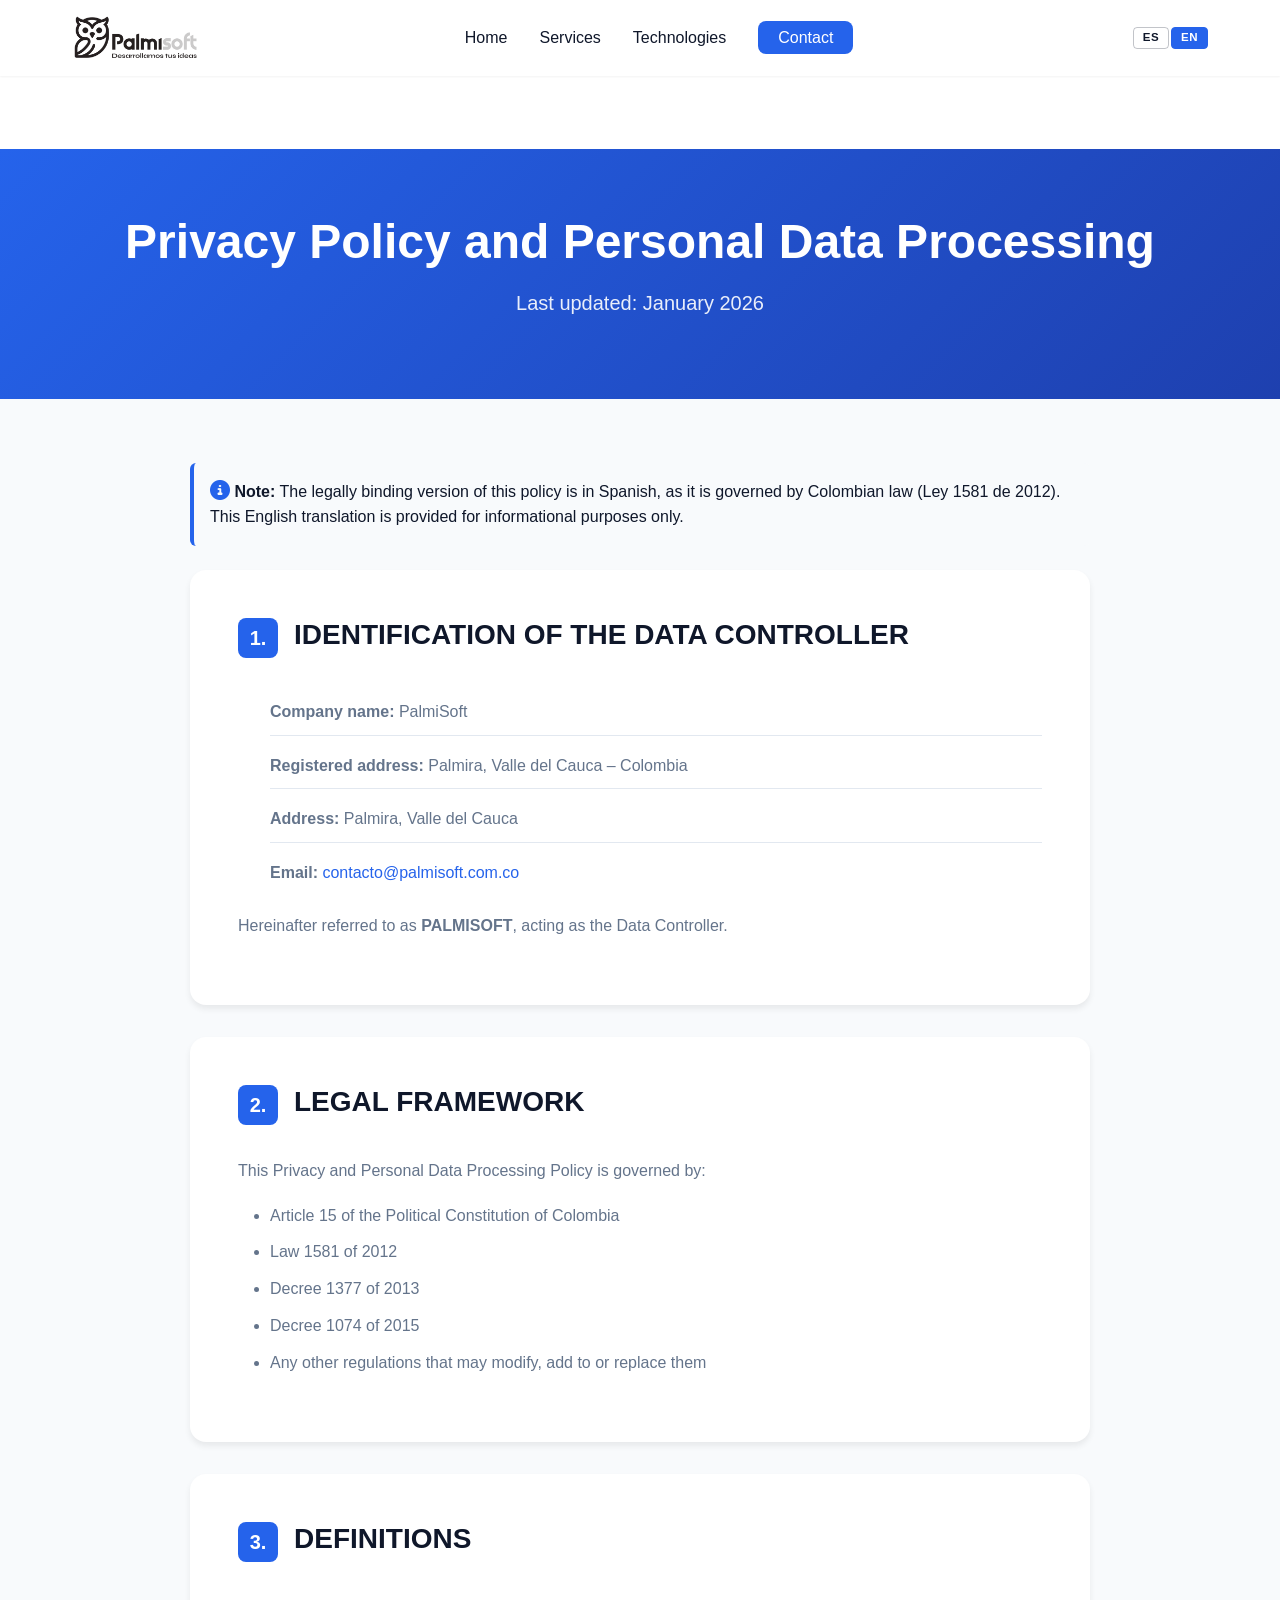
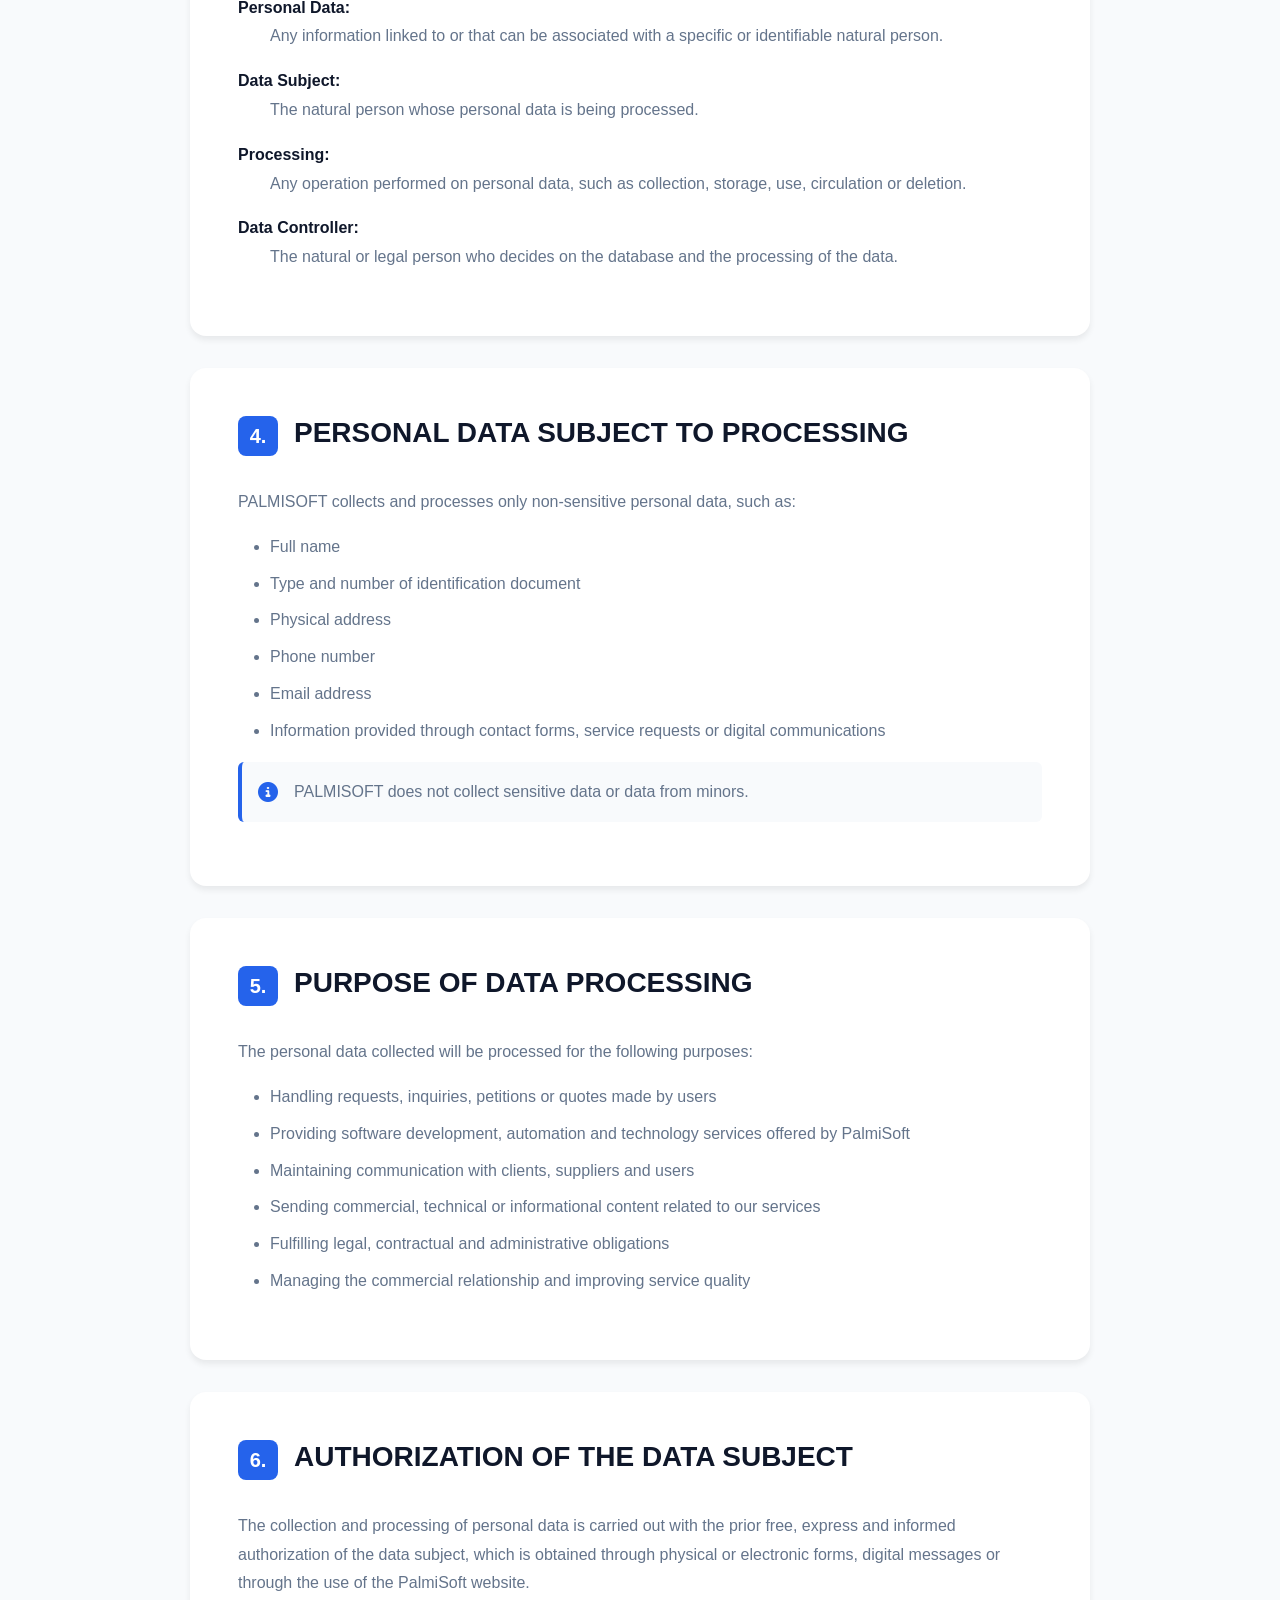
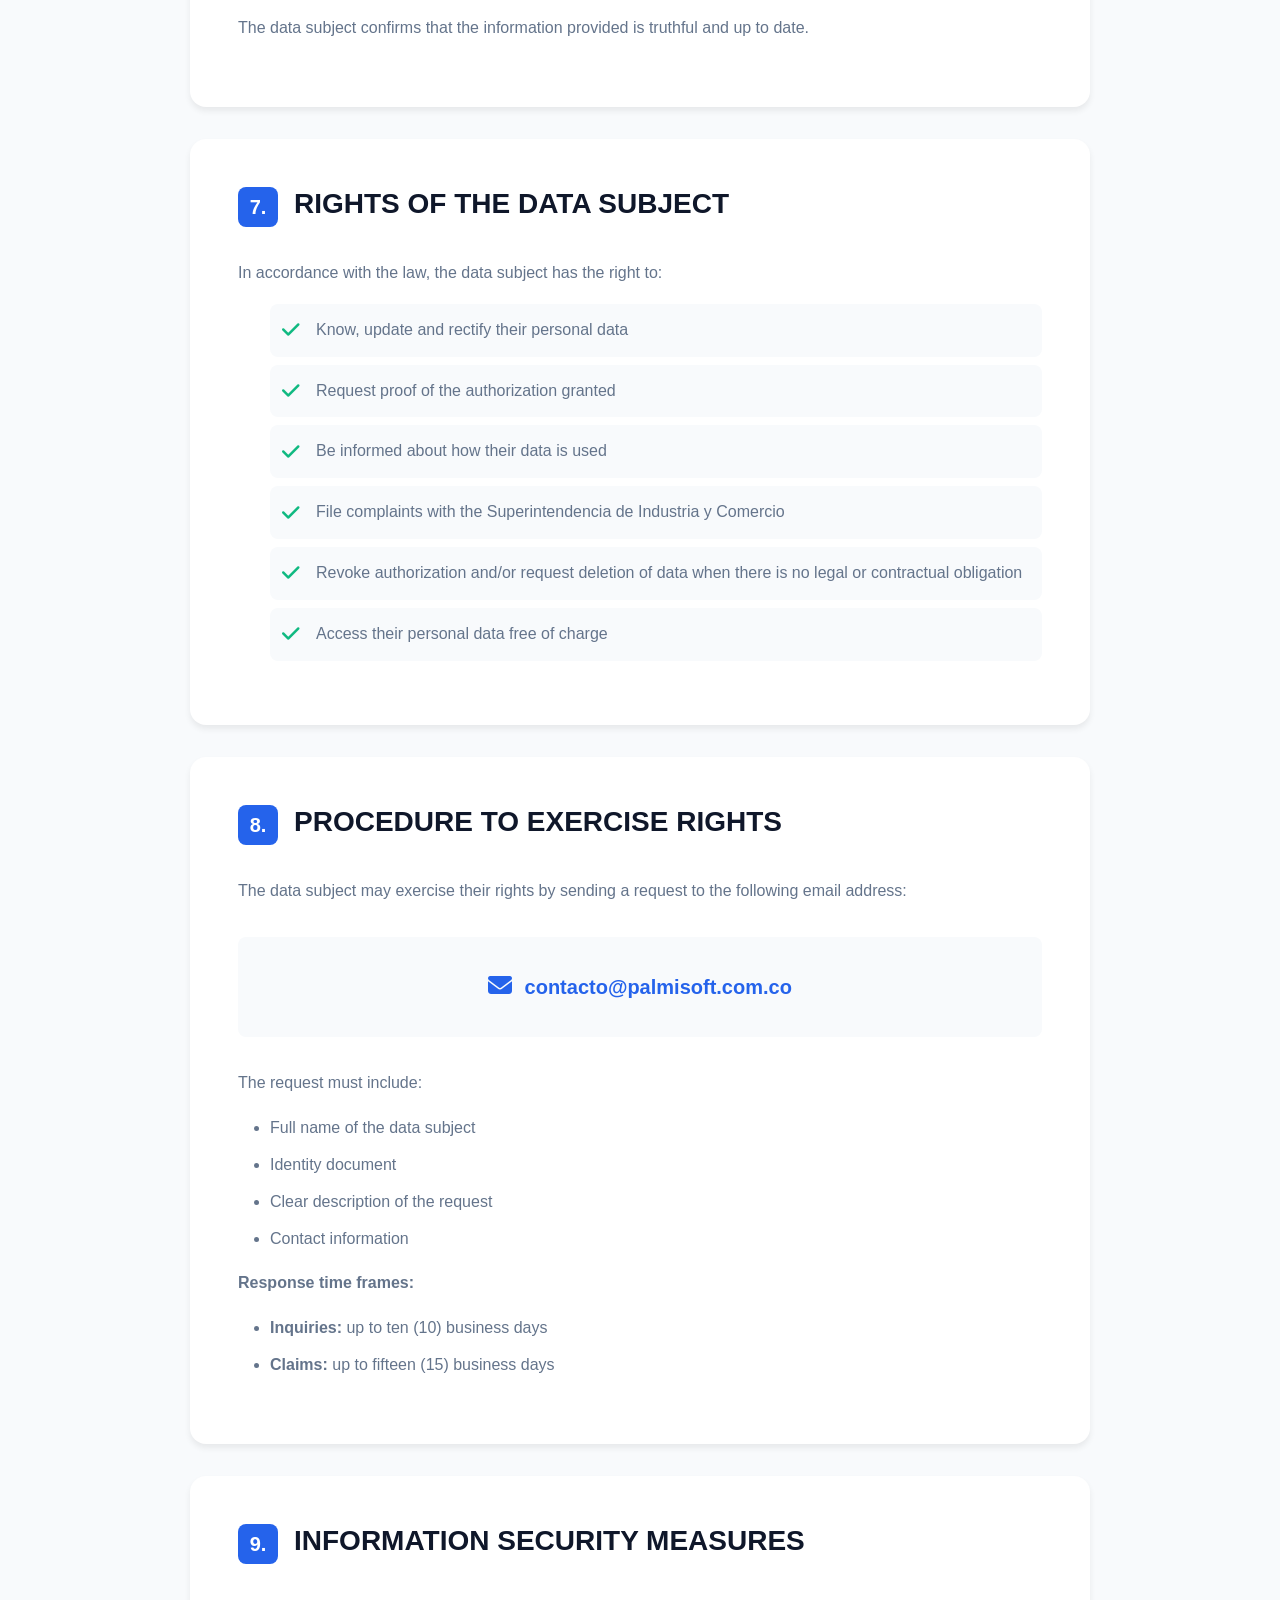
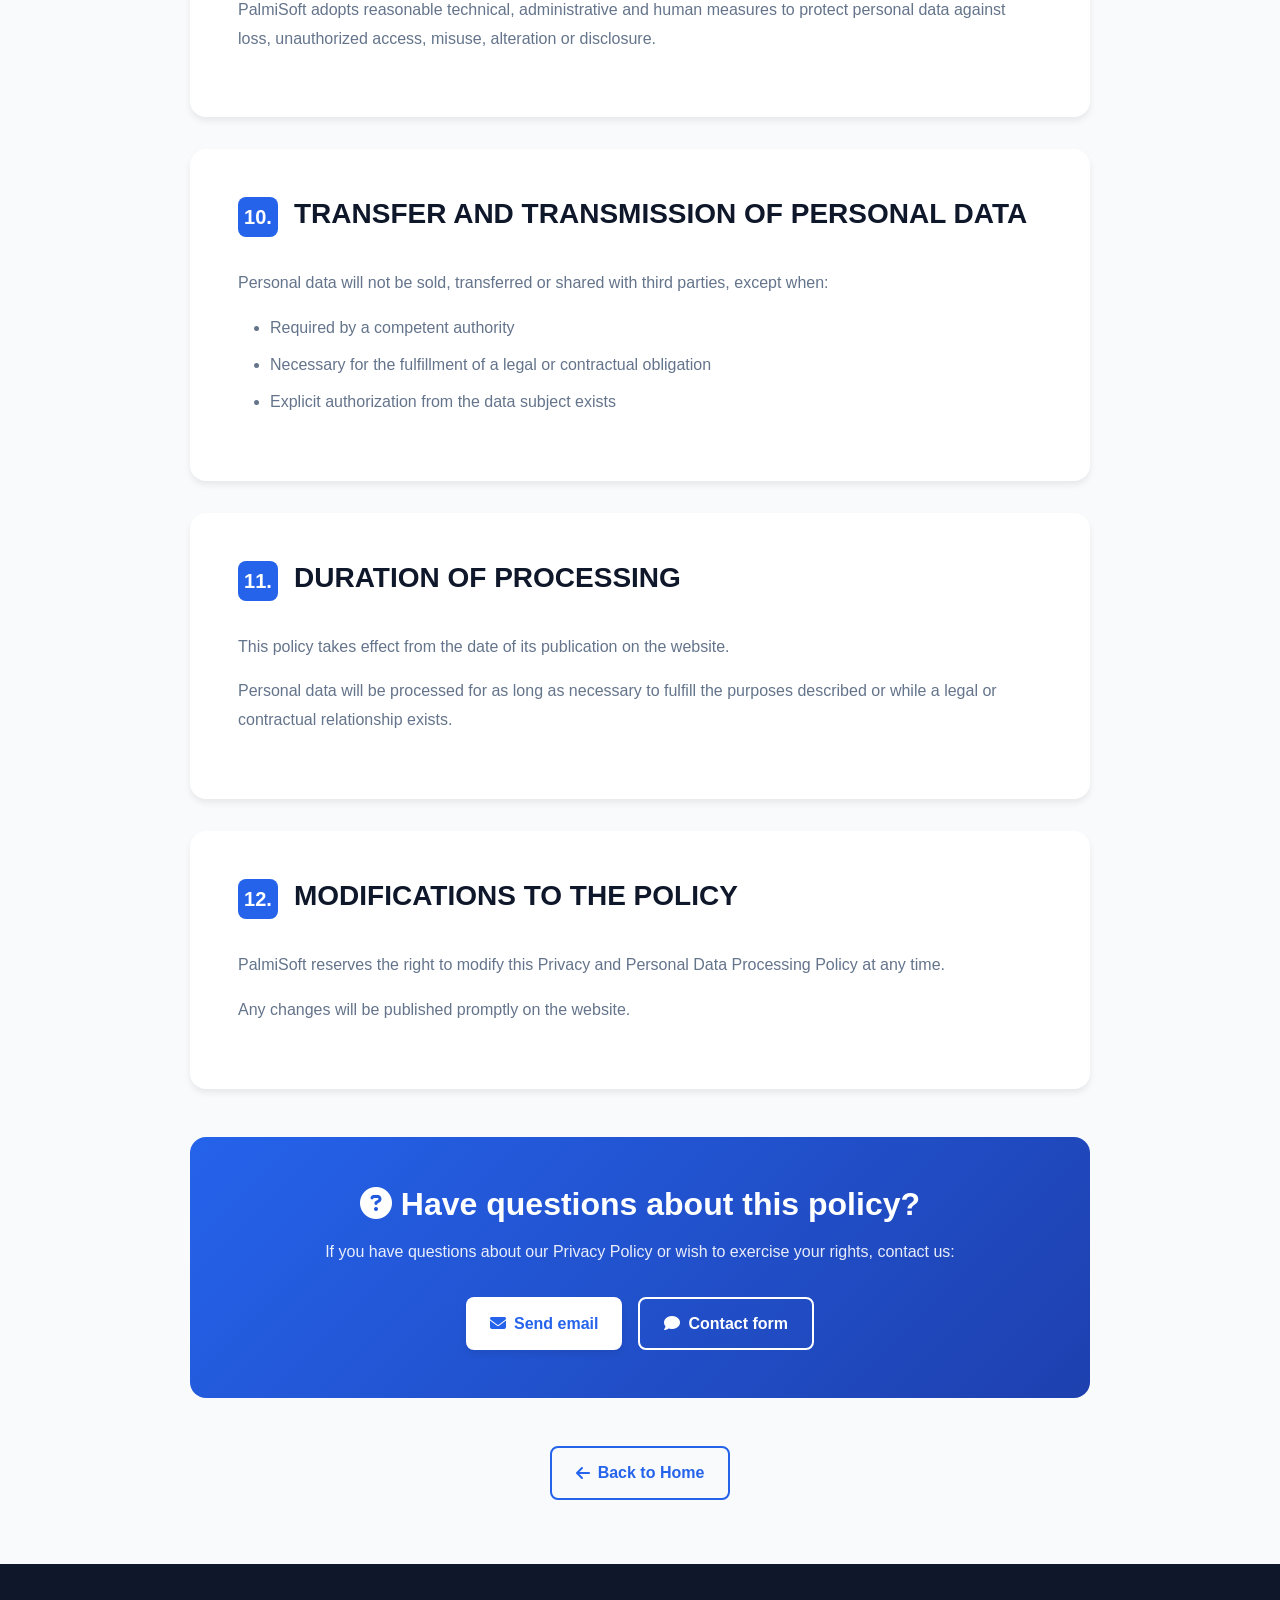
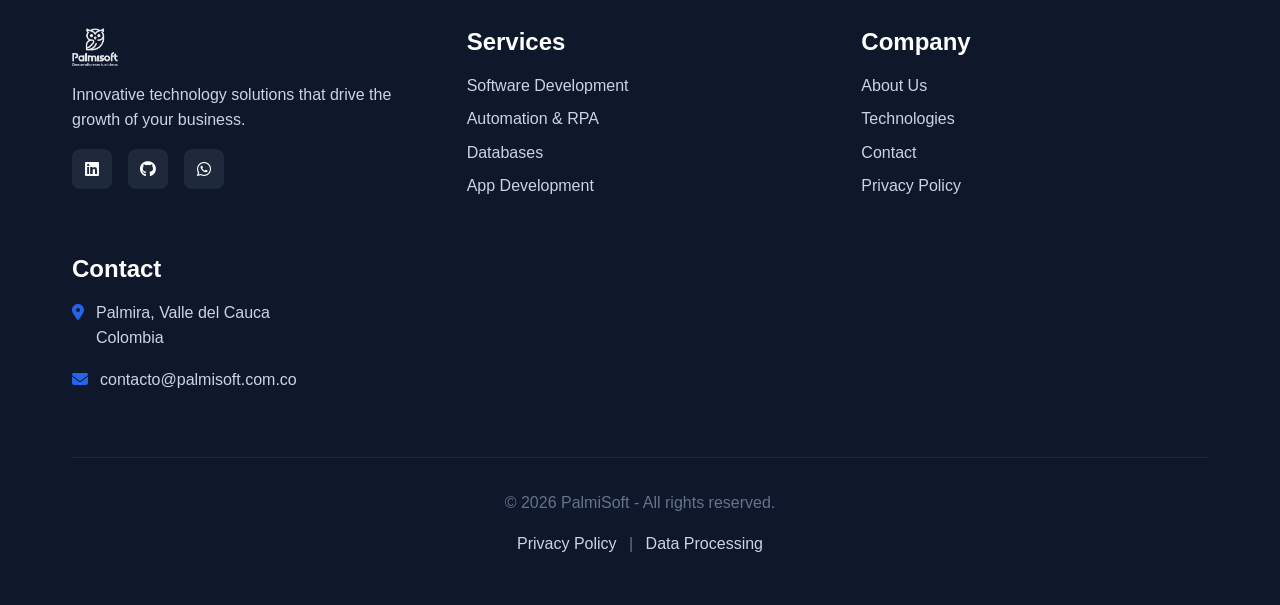
<file: privacidad.html>
<!DOCTYPE html>
<html lang="es" prefix="og: https://ogp.me/ns#">
<head>
    <meta charset="UTF-8">
    <meta name="viewport" content="width=device-width, initial-scale=1.0">

    <!-- ===== SEO PRIMARY META ===== -->
    <title>Política de Privacidad y Tratamiento de Datos - PalmiSoft</title>
    <meta name="description" content="Política de Privacidad y Tratamiento de Datos Personales de PalmiSoft, conforme a la Ley 1581 de 2012 de Colombia. Conozca sus derechos como titular de los datos.">
    <meta name="keywords" content="política privacidad PalmiSoft, tratamiento datos personales, Ley 1581 Colombia, habeas data">
    <meta name="author" content="PalmiSoft">
    <meta name="robots" content="index, follow">
    <meta name="theme-color" content="#2563eb">
    <link rel="canonical" href="https://palmisoft.com.co/privacidad.html">

    <!-- ===== OPEN GRAPH ===== -->
    <meta property="og:type" content="website">
    <meta property="og:url" content="https://palmisoft.com.co/privacidad.html">
    <meta property="og:title" content="Política de Privacidad - PalmiSoft">
    <meta property="og:description" content="Política de Privacidad y Tratamiento de Datos Personales de PalmiSoft conforme a la Ley 1581 de 2012.">
    <meta property="og:image" content="https://palmisoft.com.co/img/LogoPalmiSoft.png">
    <meta property="og:locale" content="es_CO">
    <meta property="og:site_name" content="PalmiSoft">

    <!-- ===== TWITTER CARD ===== -->
    <meta name="twitter:card" content="summary">
    <meta name="twitter:title" content="Política de Privacidad - PalmiSoft">
    <meta name="twitter:description" content="Política de Privacidad y Tratamiento de Datos Personales de PalmiSoft conforme a la Ley 1581 de 2012.">
    <meta name="twitter:image" content="https://palmisoft.com.co/img/LogoPalmiSoft.png">

    <!-- ===== FAVICON ===== -->
    <link rel="icon" type="image/png" href="img/icono.png">
    <link rel="shortcut icon" type="image/png" href="img/icono.png">
    <link rel="apple-touch-icon" href="img/icono.png">

    <!-- ===== PRECONNECTS ===== -->
    <link rel="preconnect" href="https://cdnjs.cloudflare.com">
    <link rel="dns-prefetch" href="https://cdnjs.cloudflare.com">

    <link rel="stylesheet" href="css/styles.css">
    <link rel="stylesheet" href="https://cdnjs.cloudflare.com/ajax/libs/font-awesome/6.4.0/css/all.min.css">

    <!-- ===== JSON-LD STRUCTURED DATA ===== -->
    <script type="application/ld+json">
    {
      "@context": "https://schema.org",
      "@type": "WebPage",
      "@id": "https://palmisoft.com.co/privacidad.html",
      "url": "https://palmisoft.com.co/privacidad.html",
      "name": "Política de Privacidad y Tratamiento de Datos - PalmiSoft",
      "description": "Política de Privacidad y Tratamiento de Datos Personales de PalmiSoft conforme a la Ley 1581 de 2012 de Colombia.",
      "inLanguage": "es-CO",
      "isPartOf": { "@id": "https://palmisoft.com.co/#website" },
      "breadcrumb": {
        "@type": "BreadcrumbList",
        "itemListElement": [
          { "@type": "ListItem", "position": 1, "name": "Inicio", "item": "https://palmisoft.com.co/" },
          { "@type": "ListItem", "position": 2, "name": "Política de Privacidad", "item": "https://palmisoft.com.co/privacidad.html" }
        ]
      }
    }
    </script>
</head>
<body>
    <!-- Header / Navigation -->
    <header class="header">
        <nav class="navbar">
            <div class="container">
                <div class="nav-wrapper">
                    <a href="index.html" class="logo">
                        <img src="img/LogoPalmiSoft2.png" alt="PalmiSoft" class="logo-img">
                    </a>
                    <button class="mobile-menu-toggle" aria-label="Toggle menu">
                        <span></span>
                        <span></span>
                        <span></span>
                    </button>
                    <ul class="nav-menu">
                        <li><a href="index.html" class="nav-link" data-i18n="nav.home">Inicio</a></li>
                        <li><a href="index.html#servicios" class="nav-link" data-i18n="nav.services">Servicios</a></li>
                        <li><a href="index.html#tecnologias" class="nav-link" data-i18n="nav.technologies">Tecnologías</a></li>
                        <li><a href="contacto.html" class="nav-link btn-contact" data-i18n="nav.contact">Contacto</a></li>
                    </ul>
                    <div class="lang-switcher">
                        <button class="lang-btn active" data-lang="es" aria-pressed="true">ES</button>
                        <button class="lang-btn" data-lang="en" aria-pressed="false">EN</button>
                    </div>
                </div>
            </div>
        </nav>
    </header>

    <!-- Page Header -->
    <section class="page-header">
        <div class="container">
            <h1 class="page-title" data-i18n="privacy.title">Política de Privacidad y Tratamiento de Datos Personales</h1>
            <p class="page-subtitle" data-i18n="privacy.subtitle">Última actualización: Enero 2026</p>
        </div>
    </section>

    <!-- Privacy Policy Content -->
    <section class="privacy-section">
        <div class="container">
            <div class="privacy-content">
                <!-- EN-only disclaimer -->
                <div id="privacy-disclaimer" class="highlight-text" style="display:none; margin-bottom: 1.5rem;"></div>
                <!-- Identification Section -->
                <div class="privacy-block">
                    <h2 class="privacy-title">
                        <span class="privacy-number">1.</span>
                        <span data-i18n="privacy.s1.title">IDENTIFICACIÓN DEL RESPONSABLE DEL TRATAMIENTO</span>
                    </h2>
                    <div class="privacy-text" data-i18n-html="privacy.s1.body">
                        <ul class="info-list">
                            <li><strong>Razón social:</strong> PalmiSoft</li>
                            <!--<li><strong>NIT:</strong> 1112956985-1</li>-->
                            <li><strong>Domicilio:</strong> Palmira, Valle del Cauca – Colombia</li>
                            <li><strong>Dirección:</strong> Palmira, Valle del Cauca</li>
                            <li><strong>Correo electrónico:</strong> <a href="mailto:contacto@palmisoft.com.co">contacto@palmisoft.com.co</a></li>
                            <!--<li><strong>Teléfono:</strong> <a href="tel:+573173184631">+57 317 318 4631</a></li>-->
                        </ul>
                        <p>En adelante, <strong>PALMISOFT</strong>, actuando como Responsable del Tratamiento de Datos Personales.</p>
                    </div>
                </div>

                <!-- Legal Framework -->
                <div class="privacy-block">
                    <h2 class="privacy-title">
                        <span class="privacy-number">2.</span>
                        <span data-i18n="privacy.s2.title">MARCO LEGAL</span>
                    </h2>
                    <div class="privacy-text" data-i18n-html="privacy.s2.body">
                        <p>La presente Política de Privacidad y Tratamiento de Datos Personales se rige por:</p>
                        <ul>
                            <li>Artículo 15 de la Constitución Política de Colombia</li>
                            <li>Ley 1581 de 2012</li>
                            <li>Decreto 1377 de 2013</li>
                            <li>Decreto 1074 de 2015</li>
                            <li>Demás normas que las modifiquen, adicionen o sustituyan</li>
                        </ul>
                    </div>
                </div>

                <!-- Definitions -->
                <div class="privacy-block">
                    <h2 class="privacy-title">
                        <span class="privacy-number">3.</span>
                        <span data-i18n="privacy.s3.title">DEFINICIONES</span>
                    </h2>
                    <div class="privacy-text" data-i18n-html="privacy.s3.body">
                        <dl class="definition-list">
                            <dt>Dato Personal:</dt>
                            <dd>Cualquier información vinculada o que pueda asociarse a una persona natural determinada o determinable.</dd>
                            
                            <dt>Titular:</dt>
                            <dd>Persona natural a quien se refieren los datos personales.</dd>
                            
                            <dt>Tratamiento:</dt>
                            <dd>Cualquier operación sobre datos personales, como la recolección, almacenamiento, uso, circulación o supresión.</dd>
                            
                            <dt>Responsable del Tratamiento:</dt>
                            <dd>Persona natural o jurídica que decide sobre la base de datos y el tratamiento de los datos.</dd>
                        </dl>
                    </div>
                </div>

                <!-- Data Collected -->
                <div class="privacy-block">
                    <h2 class="privacy-title">
                        <span class="privacy-number">4.</span>
                        <span data-i18n="privacy.s4.title">DATOS PERSONALES OBJETO DE TRATAMIENTO</span>
                    </h2>
                    <div class="privacy-text" data-i18n-html="privacy.s4.body">
                        <p>PALMISOFT recolecta y trata únicamente datos personales no sensibles, tales como:</p>
                        <ul>
                            <li>Nombres y apellidos</li>
                            <li>Tipo y número de documento de identificación</li>
                            <li>Dirección física</li>
                            <li>Número de teléfono</li>
                            <li>Correo electrónico</li>
                            <li>Información suministrada a través de formularios de contacto, solicitudes de servicio o comunicaciones digitales</li>
                        </ul>
                        <p class="highlight-text">
                            <i class="fas fa-info-circle"></i>
                            PALMISOFT no recolecta datos sensibles ni datos de menores de edad.
                        </p>
                    </div>
                </div>

                <!-- Purpose -->
                <div class="privacy-block">
                    <h2 class="privacy-title">
                        <span class="privacy-number">5.</span>
                        <span data-i18n="privacy.s5.title">FINALIDAD DEL TRATAMIENTO DE LOS DATOS</span>
                    </h2>
                    <div class="privacy-text" data-i18n-html="privacy.s5.body">
                        <p>Los datos personales recolectados serán tratados para las siguientes finalidades:</p>
                        <ul>
                            <li>Atender solicitudes, consultas, peticiones o cotizaciones realizadas por los usuarios</li>
                            <li>Prestar los servicios de desarrollo de software, automatización y servicios tecnológicos ofrecidos por PalmiSoft</li>
                            <li>Mantener comunicación con clientes, proveedores y usuarios</li>
                            <li>Enviar información comercial, técnica o informativa relacionada con los servicios</li>
                            <li>Cumplir obligaciones legales, contractuales y administrativas</li>
                            <li>Gestionar la relación comercial y mejorar la calidad de los servicios</li>
                        </ul>
                    </div>
                </div>

                <!-- Authorization -->
                <div class="privacy-block">
                    <h2 class="privacy-title">
                        <span class="privacy-number">6.</span>
                        <span data-i18n="privacy.s6.title">AUTORIZACIÓN DEL TITULAR</span>
                    </h2>
                    <div class="privacy-text" data-i18n-html="privacy.s6.body">
                        <p>La recolección y tratamiento de los datos personales se realiza previa autorización libre, expresa e informada del titular, la cual se obtiene mediante formularios físicos, electrónicos, mensajes digitales o a través del uso del sitio web de PalmiSoft.</p>
                        <p>El titular manifiesta que la información suministrada es veraz y actualizada.</p>
                    </div>
                </div>

                <!-- Rights -->
                <div class="privacy-block">
                    <h2 class="privacy-title">
                        <span class="privacy-number">7.</span>
                        <span data-i18n="privacy.s7.title">DERECHOS DEL TITULAR DE LOS DATOS</span>
                    </h2>
                    <div class="privacy-text" data-i18n-html="privacy.s7.body">
                        <p>De conformidad con la ley, el titular tiene derecho a:</p>
                        <ul class="rights-list">
                            <li><i class="fas fa-check"></i> Conocer, actualizar y rectificar sus datos personales</li>
                            <li><i class="fas fa-check"></i> Solicitar prueba de la autorización otorgada</li>
                            <li><i class="fas fa-check"></i> Ser informado sobre el uso dado a sus datos</li>
                            <li><i class="fas fa-check"></i> Presentar quejas ante la Superintendencia de Industria y Comercio</li>
                            <li><i class="fas fa-check"></i> Revocar la autorización y/o solicitar la supresión de los datos cuando no exista un deber legal o contractual</li>
                            <li><i class="fas fa-check"></i> Acceder de forma gratuita a sus datos personales</li>
                        </ul>
                    </div>
                </div>

                <!-- Procedure -->
                <div class="privacy-block">
                    <h2 class="privacy-title">
                        <span class="privacy-number">8.</span>
                        <span data-i18n="privacy.s8.title">PROCEDIMIENTO PARA EJERCER LOS DERECHOS</span>
                    </h2>
                    <div class="privacy-text" data-i18n-html="privacy.s8.body">
                        <p>El titular podrá ejercer sus derechos enviando una solicitud al siguiente correo electrónico:</p>
                        <div class="contact-box">
                            <i class="fas fa-envelope"></i>
                            <a href="mailto:contacto@palmisoft.com.co">contacto@palmisoft.com.co</a>
                        </div>
                        <p>La solicitud deberá contener:</p>
                        <ul>
                            <li>Nombre completo del titular</li>
                            <li>Documento de identidad</li>
                            <li>Descripción clara de la solicitud</li>
                            <li>Datos de contacto</li>
                        </ul>
                        <p><strong>Los plazos de respuesta serán:</strong></p>
                        <ul>
                            <li><strong>Consultas:</strong> hasta diez (10) días hábiles</li>
                            <li><strong>Reclamos:</strong> hasta quince (15) días hábiles</li>
                        </ul>
                    </div>
                </div>

                <!-- Security Measures -->
                <div class="privacy-block">
                    <h2 class="privacy-title">
                        <span class="privacy-number">9.</span>
                        <span data-i18n="privacy.s9.title">MEDIDAS DE SEGURIDAD DE LA INFORMACIÓN</span>
                    </h2>
                    <div class="privacy-text" data-i18n-html="privacy.s9.body">
                        <p>PalmiSoft adopta medidas técnicas, administrativas y humanas razonables para proteger los datos personales contra pérdida, acceso no autorizado, uso indebido, alteración o divulgación.</p>
                    </div>
                </div>

                <!-- Transfer and Transmission -->
                <div class="privacy-block">
                    <h2 class="privacy-title">
                        <span class="privacy-number">10.</span>
                        <span data-i18n="privacy.s10.title">TRANSFERENCIA Y TRANSMISIÓN DE DATOS PERSONALES</span>
                    </h2>
                    <div class="privacy-text" data-i18n-html="privacy.s10.body">
                        <p>Los datos personales no serán vendidos, cedidos ni compartidos con terceros, salvo cuando:</p>
                        <ul>
                            <li>Sea requerido por autoridad competente</li>
                            <li>Sea necesario para el cumplimiento de una obligación legal o contractual</li>
                            <li>Exista autorización expresa del titular</li>
                        </ul>
                    </div>
                </div>

                <!-- Validity -->
                <div class="privacy-block">
                    <h2 class="privacy-title">
                        <span class="privacy-number">11.</span>
                        <span data-i18n="privacy.s11.title">VIGENCIA DEL TRATAMIENTO</span>
                    </h2>
                    <div class="privacy-text" data-i18n-html="privacy.s11.body">
                        <p>La presente política entra en vigencia a partir de su publicación en el sitio web.</p>
                        <p>Los datos personales serán tratados durante el tiempo necesario para cumplir con las finalidades descritas o mientras exista una relación legal o contractual.</p>
                    </div>
                </div>

                <!-- Modifications -->
                <div class="privacy-block">
                    <h2 class="privacy-title">
                        <span class="privacy-number">12.</span>
                        <span data-i18n="privacy.s12.title">MODIFICACIONES A LA POLÍTICA</span>
                    </h2>
                    <div class="privacy-text" data-i18n-html="privacy.s12.body">
                        <p>PalmiSoft se reserva el derecho de modificar la presente Política de Privacidad y Tratamiento de Datos Personales en cualquier momento.</p>
                        <p>Cualquier cambio será publicado oportunamente en el sitio web.</p>
                    </div>
                </div>

                <!-- Contact Section -->
                <div class="privacy-contact">
                    <h3><i class="fas fa-question-circle"></i> <span data-i18n="privacy.contactSection.title">¿Tienes dudas sobre esta política?</span></h3>
                    <p data-i18n="privacy.contactSection.desc">Si tienes preguntas sobre nuestra Política de Privacidad o deseas ejercer tus derechos, contáctanos:</p>
                    <div class="contact-buttons">
                        <a href="mailto:contacto@palmisoft.com.co" class="btn btn-primary">
                            <i class="fas fa-envelope"></i> <span data-i18n="privacy.contactSection.emailBtn">Enviar correo</span>
                        </a>
                        <a href="contacto.html" class="btn btn-secondary">
                            <i class="fas fa-comment"></i> <span data-i18n="privacy.contactSection.formBtn">Formulario de contacto</span>
                        </a>
                    </div>
                </div>
            </div>

            <!-- Back to Home -->
            <div class="back-to-home">
                <a href="index.html" class="btn btn-secondary">
                    <i class="fas fa-arrow-left"></i> <span data-i18n="privacy.back">Volver al inicio</span>
                </a>
            </div>
        </div>
    </section>

    <!-- Footer -->
    <footer class="footer">
        <div class="container">
            <div class="footer-content">
                <div class="footer-section">
                    <h3 class="footer-title">
                        <img src="img/Logo3.png" alt="PalmiSoft" class="footer-logo-img">
                    </h3>
                    <p class="footer-description" data-i18n="footer.desc">Soluciones tecnológicas innovadoras que impulsan el crecimiento de tu negocio.</p>
                    <div class="social-links">
                        <a href="#" class="social-link" aria-label="LinkedIn"><i class="fab fa-linkedin"></i></a>
                        <a href="#" class="social-link" aria-label="GitHub"><i class="fab fa-github"></i></a>
                        <a href="https://wa.me/3148745722" class="social-link" aria-label="WhatsApp" target="_blank" rel="noopener noreferrer"><i class="fab fa-whatsapp"></i></a>
                    </div>
                </div>

                <div class="footer-section">
                    <h4 class="footer-subtitle" data-i18n="footer.services">Servicios</h4>
                    <ul class="footer-links">
                        <li><a href="index.html#servicios" data-i18n="footer.links.s1">Desarrollo de Software</a></li>
                        <li><a href="index.html#servicios" data-i18n="footer.links.s2">Automatización y RPA</a></li>
                        <li><a href="index.html#servicios" data-i18n="footer.links.s3">Bases de Datos</a></li>
                        <li><a href="index.html#servicios" data-i18n="footer.links.s4">Desarrollo de Aplicaciones</a></li>
                    </ul>
                </div>

                <div class="footer-section">
                    <h4 class="footer-subtitle" data-i18n="footer.company">Empresa</h4>
                    <ul class="footer-links">
                        <li><a href="index.html#acerca" data-i18n="footer.links.about">Sobre Nosotros</a></li>
                        <li><a href="index.html#tecnologias" data-i18n="footer.links.tech">Tecnologías</a></li>
                        <li><a href="contacto.html" data-i18n="footer.links.contact">Contacto</a></li>
                        <li><a href="privacidad.html" data-i18n="footer.links.privacy">Política de Privacidad</a></li>
                    </ul>
                </div>

                <div class="footer-section">
                    <h4 class="footer-subtitle" data-i18n="footer.contact">Contacto</h4>
                    <ul class="footer-contact">
                        <li>
                            <i class="fas fa-map-marker-alt"></i>
                            <span>Palmira, Valle del Cauca<br>Colombia</span>
                        </li>
                        <li>
                            <i class="fas fa-envelope"></i>
                            <a href="mailto:contacto@palmisoft.com.co">contacto@palmisoft.com.co</a>
                        </li>
                    </ul>
                </div>
            </div>

            <div class="footer-bottom">
                <p data-i18n="footer.rights">&copy; 2026 PalmiSoft - Todos los derechos reservados.</p>
                <p class="footer-legal">
                    <a href="privacidad.html" data-i18n="footer.legal.privacy">Política de Privacidad</a> | 
                    <a href="privacidad.html" data-i18n="footer.legal.data">Tratamiento de Datos</a>
                </p>
            </div>
        </div>
    </footer>

    <!-- WhatsApp Floating Button 
    <a href="https://wa.me/573173184631?text=Hola%20PalmiSoft%2C%20me%20gustar%C3%ADa%20obtener%20m%C3%A1s%20informaci%C3%B3n%20sobre%20sus%20servicios."
       class="whatsapp-btn"
       target="_blank"
       rel="noopener noreferrer"
       data-i18n-aria="whatsapp.aria"
       aria-label="Contactar por WhatsApp">
        <i class="fab fa-whatsapp"></i>
        <span class="whatsapp-tooltip" data-i18n="whatsapp.tooltip">¡Chatea con nosotros!</span>
    </a>-->

    <script src="js/i18n.js"></script>
    <script src="js/script.js"></script>
</body>
</html>
</file>
<file: css/styles.css>
/* ======================================
   PALMISOFT - CORPORATE WEBSITE STYLES
   Modern, responsive design with corporate palette
   ====================================== */

/* ============= CSS RESET & BASE ============= */
* {
    margin: 0;
    padding: 0;
    box-sizing: border-box;
}

:root {
    /* Corporate Color Palette */
    --primary-color: #2563eb;
    --primary-dark: #1e40af;
    --primary-light: #3b82f6;
    --secondary-color: #64748b;
    --secondary-dark: #475569;
    --accent-color: #0ea5e9;
    
    /* Neutral Colors */
    --dark: #0f172a;
    --dark-alt: #1e293b;
    --gray: #64748b;
    --gray-light: #cbd5e1;
    --gray-lighter: #e2e8f0;
    --light: #f8fafc;
    --white: #ffffff;
    
    /* Semantic Colors */
    --success: #10b981;
    --error: #ef4444;
    --warning: #f59e0b;
    --info: #3b82f6;
    
    /* Typography */
    --font-primary: 'Segoe UI', Tahoma, Geneva, Verdana, sans-serif;
    --font-secondary: -apple-system, BlinkMacSystemFont, sans-serif;
    
    /* Spacing */
    --spacing-xs: 0.5rem;
    --spacing-sm: 1rem;
    --spacing-md: 2rem;
    --spacing-lg: 3rem;
    --spacing-xl: 4rem;
    
    /* Border Radius */
    --radius-sm: 0.375rem;
    --radius-md: 0.5rem;
    --radius-lg: 1rem;
    --radius-xl: 1.5rem;
    
    /* Shadows */
    --shadow-sm: 0 1px 2px rgba(0, 0, 0, 0.05);
    --shadow-md: 0 4px 6px rgba(0, 0, 0, 0.07);
    --shadow-lg: 0 10px 15px rgba(0, 0, 0, 0.1);
    --shadow-xl: 0 20px 25px rgba(0, 0, 0, 0.15);
    
    /* Transitions */
    --transition-fast: 0.2s ease;
    --transition-base: 0.3s ease;
    --transition-slow: 0.5s ease;
}

html {
    scroll-behavior: smooth;
    font-size: 16px;
}

body {
    font-family: var(--font-primary);
    color: var(--dark);
    background-color: var(--white);
    line-height: 1.6;
    overflow-x: hidden;
}

/* ============= TYPOGRAPHY ============= */
h1, h2, h3, h4, h5, h6 {
    font-weight: 700;
    line-height: 1.2;
    color: var(--dark);
    margin-bottom: var(--spacing-sm);
}

h1 { font-size: 3rem; }
h2 { font-size: 2.5rem; }
h3 { font-size: 2rem; }
h4 { font-size: 1.5rem; }
h5 { font-size: 1.25rem; }
h6 { font-size: 1rem; }

p {
    margin-bottom: var(--spacing-sm);
    color: var(--gray);
}

a {
    color: var(--primary-color);
    text-decoration: none;
    transition: color var(--transition-fast);
}

a:hover {
    color: var(--primary-dark);
}

/* ============= LAYOUT ============= */
.container {
    max-width: 1200px;
    margin: 0 auto;
    padding: 0 var(--spacing-md);
}

.section-header {
    text-align: center;
    margin-bottom: var(--spacing-xl);
}

.section-title {
    font-size: 2.5rem;
    color: var(--dark);
    margin-bottom: var(--spacing-sm);
    position: relative;
    display: inline-block;
}

.section-title::after {
    content: '';
    position: absolute;
    bottom: -10px;
    left: 50%;
    transform: translateX(-50%);
    width: 60px;
    height: 4px;
    background: linear-gradient(90deg, var(--primary-color), var(--accent-color));
    border-radius: var(--radius-sm);
}

.section-description {
    font-size: 1.125rem;
    color: var(--gray);
    max-width: 700px;
    margin: var(--spacing-md) auto 0;
}

/* ============= BUTTONS ============= */
.btn {
    display: inline-flex;
    align-items: center;
    gap: 0.5rem;
    padding: 0.75rem 1.5rem;
    font-size: 1rem;
    font-weight: 600;
    text-align: center;
    border: none;
    border-radius: var(--radius-md);
    cursor: pointer;
    transition: all var(--transition-base);
    text-decoration: none;
}

.btn-primary {
    background: linear-gradient(135deg, var(--primary-color), var(--primary-light));
    color: var(--white);
    box-shadow: var(--shadow-md);
}

.btn-primary:hover {
    background: linear-gradient(135deg, var(--primary-dark), var(--primary-color));
    transform: translateY(-2px);
    box-shadow: var(--shadow-lg);
}

.btn-secondary {
    background: transparent;
    color: var(--primary-color);
    border: 2px solid var(--primary-color);
}

.btn-secondary:hover {
    background: var(--primary-color);
    color: var(--white);
    transform: translateY(-2px);
}

.btn-lg {
    padding: 1rem 2rem;
    font-size: 1.125rem;
}

.btn-block {
    width: 100%;
    justify-content: center;
}

/* ============= HEADER & NAVIGATION ============= */
.header {
    background: var(--white);
    box-shadow: var(--shadow-sm);
    position: sticky;
    top: 0;
    z-index: 1000;
    transition: all var(--transition-base);
}

.navbar {
    padding: 1rem 0;
}

.nav-wrapper {
    display: flex;
    justify-content: space-between;
    align-items: center;
}

.logo {
    display: flex;
    align-items: center;
    gap: 0.75rem;
    font-size: 1.5rem;
    font-weight: 700;
    color: var(--primary-color);
    text-decoration: none;
}

.logo i {
    font-size: 1.75rem;
}

.nav-menu {
    display: flex;
    list-style: none;
    gap: 2rem;
    align-items: center;
}

.nav-link {
    color: var(--dark);
    font-weight: 500;
    padding: 0.5rem 0;
    position: relative;
    transition: color var(--transition-fast);
}

.nav-link::after {
    content: '';
    position: absolute;
    bottom: 0;
    left: 0;
    width: 0;
    height: 2px;
    background: var(--primary-color);
    transition: width var(--transition-base);
}

.nav-link:hover::after,
.nav-link.active::after {
    width: 100%;
}

.nav-link.btn-contact {
    padding: 0.5rem 1.25rem;
    background: var(--primary-color);
    color: var(--white);
    border-radius: var(--radius-md);
}

.nav-link.btn-contact::after {
    display: none;
}

.nav-link.btn-contact:hover {
    background: var(--primary-dark);
}

.mobile-menu-toggle {
    display: none;
    flex-direction: column;
    gap: 0.25rem;
    background: none;
    border: none;
    cursor: pointer;
    padding: 0.5rem;
}

.mobile-menu-toggle span {
    width: 25px;
    height: 3px;
    background: var(--dark);
    border-radius: var(--radius-sm);
    transition: all var(--transition-fast);
}

/* ============= HERO SECTION ============= */
.hero {
    position: relative;
    min-height: 100vh;
    display: flex;
    align-items: center;
    justify-content: center;
    background: linear-gradient(135deg, #050e1d 0%, #0d2248 40%, #1a3a8f 78%, #2563eb 100%);
    color: var(--white);
    overflow: hidden;
}

.hero-overlay {
    position: absolute;
    inset: 0;
    background-image: radial-gradient(circle, rgba(255, 255, 255, 0.07) 1px, transparent 1px);
    background-size: 28px 28px;
    opacity: 1;
}

.hero-content {
    position: relative;
    z-index: 1;
    text-align: center;
    max-width: 900px;
    padding: var(--spacing-xl) var(--spacing-md);
}

.hero-title {
    font-size: 3.5rem;
    color: var(--white);
    margin-bottom: var(--spacing-md);
    animation: fadeInUp 0.8s ease;
}

.hero-subtitle {
    font-size: 1.25rem;
    color: rgba(255, 255, 255, 0.9);
    margin-bottom: var(--spacing-lg);
    animation: fadeInUp 0.8s ease 0.2s backwards;
}

.hero-cta {
    display: flex;
    gap: var(--spacing-sm);
    justify-content: center;
    flex-wrap: wrap;
    margin-bottom: var(--spacing-xl);
    animation: fadeInUp 0.8s ease 0.4s backwards;
}

.hero-stats {
    display: flex;
    justify-content: center;
    gap: var(--spacing-lg);
    flex-wrap: wrap;
    animation: fadeInUp 0.8s ease 0.6s backwards;
}

.stat-item {
    display: flex;
    flex-direction: column;
    align-items: center;
    gap: 0.5rem;
}

.stat-item i {
    font-size: 2rem;
    color: var(--accent-color);
}

.stat-number {
    font-size: 2rem;
    font-weight: 700;
    color: var(--white);
}

.stat-label {
    font-size: 0.875rem;
    color: rgba(255, 255, 255, 0.8);
}

.hero-scroll {
    position: absolute;
    bottom: 2rem;
    left: 50%;
    transform: translateX(-50%);
    animation: bounce 2s infinite;
}

.scroll-indicator {
    display: block;
    width: 40px;
    height: 40px;
    border: 2px solid var(--white);
    border-radius: 50%;
    display: flex;
    align-items: center;
    justify-content: center;
    color: var(--white);
    font-size: 1.25rem;
}

/* ============= ABOUT SECTION ============= */
.about {
    padding: var(--spacing-xl) 0;
    background: var(--light);
}

.about-content {
    display: grid;
    grid-template-columns: 1fr 1fr;
    gap: var(--spacing-xl);
    align-items: center;
}

.about-text p {
    color: var(--gray);
    line-height: 1.8;
}

.about-features {
    display: grid;
    grid-template-columns: repeat(2, 1fr);
    gap: var(--spacing-sm);
    margin-top: var(--spacing-md);
}

.feature-item {
    display: flex;
    align-items: center;
    gap: 0.5rem;
    color: var(--dark);
}

.feature-item i {
    color: var(--success);
    font-size: 1.25rem;
}

.about-image-placeholder {
    background: linear-gradient(135deg, var(--primary-color), var(--accent-color));
    border-radius: var(--radius-lg);
    aspect-ratio: 4/3;
    display: flex;
    align-items: center;
    justify-content: center;
    box-shadow: var(--shadow-xl);
}

.about-image-placeholder i {
    font-size: 8rem;
    color: rgba(255, 255, 255, 0.3);
}

/* ============= SERVICES SECTION ============= */
.services {
    padding: var(--spacing-xl) 0;
}

.services-grid {
    display: grid;
    grid-template-columns: repeat(auto-fit, minmax(280px, 1fr));
    gap: var(--spacing-md);
}

.service-card {
    background: var(--white);
    padding: var(--spacing-lg);
    border-radius: var(--radius-lg);
    box-shadow: var(--shadow-md);
    transition: all var(--transition-base);
    border: 1px solid var(--gray-lighter);
    position: relative;
    overflow: hidden;
}

.service-card:hover {
    transform: translateY(-8px);
    box-shadow: var(--shadow-xl);
    border-color: var(--primary-color);
}

.service-icon {
    width: 70px;
    height: 70px;
    background: linear-gradient(135deg, var(--primary-color), var(--accent-color));
    border-radius: var(--radius-lg);
    display: flex;
    align-items: center;
    justify-content: center;
    margin-bottom: var(--spacing-sm);
}

.service-icon i {
    font-size: 2rem;
    color: var(--white);
}

.service-title {
    font-size: 1.5rem;
    color: var(--dark);
    margin-bottom: var(--spacing-sm);
}

.service-description {
    color: var(--gray);
    margin-bottom: var(--spacing-sm);
}

.service-features {
    list-style: none;
}

.service-features li {
    padding: 0.5rem 0;
    color: var(--gray);
    display: flex;
    align-items: center;
    gap: 0.5rem;
}

.service-features i {
    color: var(--primary-color);
}

.service-card-cta {
    display: inline-flex;
    align-items: center;
    gap: 0.5rem;
    margin-top: var(--spacing-sm);
    color: var(--primary-color);
    font-weight: 600;
    font-size: 0.9rem;
    text-decoration: none;
    transition: gap var(--transition-fast), color var(--transition-fast);
}

.service-card-cta:hover {
    color: var(--primary-dark);
    gap: 0.75rem;
}

/* ============= TECHNOLOGIES SECTION ============= */
.technologies {
    padding: var(--spacing-xl) 0;
    background: var(--light);
}

.tech-categories {
    display: grid;
    gap: var(--spacing-lg);
}

.tech-category {
    background: var(--white);
    padding: var(--spacing-lg);
    border-radius: var(--radius-lg);
    box-shadow: var(--shadow-md);
}

.tech-category-title {
    font-size: 1.5rem;
    color: var(--dark);
    margin-bottom: var(--spacing-md);
    display: flex;
    align-items: center;
    gap: 0.75rem;
}

.tech-category-title i {
    color: var(--primary-color);
}

.tech-grid {
    display: grid;
    grid-template-columns: repeat(auto-fit, minmax(150px, 1fr));
    gap: var(--spacing-sm);
}

.tech-item {
    display: flex;
    flex-direction: column;
    align-items: center;
    gap: 0.5rem;
    padding: var(--spacing-sm);
    background: var(--light);
    border-radius: var(--radius-md);
    transition: all var(--transition-fast);
    cursor: default;
}

.tech-item:hover {
    background: var(--primary-color);
    color: var(--white);
    transform: scale(1.05);
}

.tech-item i {
    font-size: 2.5rem;
    color: var(--primary-color);
    transition: color var(--transition-fast);
}

.tech-item:hover i {
    color: var(--white);
}

.tech-item span {
    font-weight: 600;
    font-size: 0.875rem;
    text-align: center;
}

/* ============= CTA SECTION ============= */
.cta-section {
    padding: var(--spacing-xl) 0;
    background: linear-gradient(135deg, var(--primary-color), var(--primary-dark));
    color: var(--white);
    text-align: center;
}

.cta-title {
    font-size: 2.5rem;
    color: var(--white);
    margin-bottom: var(--spacing-sm);
}

.cta-description {
    font-size: 1.25rem;
    color: rgba(255, 255, 255, 0.9);
    margin-bottom: var(--spacing-lg);
}

.cta-buttons {
    display: flex;
    gap: var(--spacing-sm);
    justify-content: center;
    flex-wrap: wrap;
}

.cta-section .btn-primary {
    background: var(--white);
    color: var(--primary-color);
}

.cta-section .btn-primary:hover {
    background: var(--light);
}

.cta-section .btn-secondary {
    border-color: var(--white);
    color: var(--white);
}

.cta-section .btn-secondary:hover {
    background: var(--white);
    color: var(--primary-color);
}

/* ============= FOOTER ============= */
.footer {
    background: var(--dark);
    color: var(--gray-light);
    padding: var(--spacing-xl) 0 var(--spacing-md);
}

.footer-content {
    display: grid;
    grid-template-columns: repeat(auto-fit, minmax(250px, 1fr));
    gap: var(--spacing-lg);
    margin-bottom: var(--spacing-lg);
}

.footer-title {
    color: var(--white);
    margin-bottom: var(--spacing-sm);
    display: flex;
    align-items: center;
    gap: 0.5rem;
}

.footer-subtitle {
    color: var(--white);
    margin-bottom: var(--spacing-sm);
}

.footer-description {
    color: var(--gray-light);
    line-height: 1.6;
}

.social-links {
    display: flex;
    gap: var(--spacing-sm);
    margin-top: var(--spacing-sm);
}

.social-link {
    width: 40px;
    height: 40px;
    background: var(--dark-alt);
    border-radius: var(--radius-md);
    display: flex;
    align-items: center;
    justify-content: center;
    color: var(--white);
    transition: all var(--transition-fast);
}

.social-link:hover {
    background: var(--primary-color);
    transform: translateY(-3px);
}

.footer-links {
    list-style: none;
}

.footer-links li {
    margin-bottom: 0.5rem;
}

.footer-links a {
    color: var(--gray-light);
    transition: color var(--transition-fast);
}

.footer-links a:hover {
    color: var(--white);
}

.footer-contact {
    list-style: none;
}

.footer-contact li {
    display: flex;
    gap: 0.75rem;
    margin-bottom: var(--spacing-sm);
    align-items: flex-start;
}

.footer-contact i {
    color: var(--primary-color);
    margin-top: 0.25rem;
}

.footer-contact a {
    color: var(--gray-light);
}

.footer-contact a:hover {
    color: var(--white);
}

.footer-bottom {
    border-top: 1px solid var(--dark-alt);
    padding-top: var(--spacing-md);
    text-align: center;
}

.footer-legal {
    margin-top: var(--spacing-sm);
}

.footer-legal a {
    color: var(--gray-light);
    margin: 0 0.5rem;
}

/* ============= PAGE HEADER (Contact & Privacy) ============= */
.page-header {
    background: linear-gradient(135deg, var(--primary-color), var(--primary-dark));
    color: var(--white);
    padding: var(--spacing-xl) 0;
    text-align: center;
    margin-top: 73px;
}

.page-title {
    font-size: 3rem;
    color: var(--white);
    margin-bottom: var(--spacing-sm);
}

.page-subtitle {
    font-size: 1.25rem;
    color: rgba(255, 255, 255, 0.9);
}

.page-breadcrumb {
    font-size: 0.875rem;
    color: rgba(255, 255, 255, 0.7);
    margin-bottom: var(--spacing-sm);
}

.page-breadcrumb a {
    color: rgba(255, 255, 255, 0.85);
    text-decoration: none;
}

.page-breadcrumb a:hover {
    color: var(--white);
}

/* ============= CONTACT PAGE ============= */
.contact-section {
    padding: var(--spacing-xl) 0;
}

.contact-wrapper {
    display: grid;
    grid-template-columns: 1fr 1.5fr;
    gap: var(--spacing-xl);
}

.contact-info {
    background: var(--light);
    padding: var(--spacing-lg);
    border-radius: var(--radius-lg);
    height: fit-content;
}

.contact-info-title {
    font-size: 2rem;
    margin-bottom: var(--spacing-sm);
}

.contact-info-description {
    color: var(--gray);
    margin-bottom: var(--spacing-lg);
}

.contact-details {
    display: flex;
    flex-direction: column;
    gap: var(--spacing-md);
}

.contact-item {
    display: flex;
    gap: var(--spacing-sm);
}

.contact-icon {
    width: 50px;
    height: 50px;
    background: var(--primary-color);
    border-radius: var(--radius-md);
    display: flex;
    align-items: center;
    justify-content: center;
    flex-shrink: 0;
}

.contact-icon i {
    font-size: 1.5rem;
    color: var(--white);
}

.contact-text h3 {
    font-size: 1.125rem;
    margin-bottom: 0.25rem;
}

.contact-text p,
.contact-text a {
    color: var(--gray);
}

.contact-social {
    margin-top: var(--spacing-lg);
    padding-top: var(--spacing-lg);
    border-top: 1px solid var(--gray-lighter);
}

.contact-social h3 {
    font-size: 1.125rem;
    margin-bottom: var(--spacing-sm);
}

/* Contact Form */
.contact-form-wrapper {
    background: var(--white);
    padding: var(--spacing-lg);
    border-radius: var(--radius-lg);
    box-shadow: var(--shadow-lg);
}

.contact-form-title {
    font-size: 2rem;
    margin-bottom: var(--spacing-sm);
}

.contact-form-description {
    color: var(--gray);
    margin-bottom: var(--spacing-lg);
}

.form-group {
    margin-bottom: var(--spacing-md);
}

.form-label {
    display: block;
    font-weight: 600;
    margin-bottom: 0.5rem;
    color: var(--dark);
}

.required {
    color: var(--error);
}

.form-input {
    width: 100%;
    padding: 0.75rem;
    border: 2px solid var(--gray-lighter);
    border-radius: var(--radius-md);
    font-size: 1rem;
    font-family: inherit;
    transition: all var(--transition-fast);
}

.form-input:focus {
    outline: none;
    border-color: var(--primary-color);
    box-shadow: 0 0 0 3px rgba(37, 99, 235, 0.1);
}

.form-input.error {
    border-color: var(--error);
}

.form-error {
    display: block;
    color: var(--error);
    font-size: 0.875rem;
    margin-top: 0.25rem;
}

.checkbox-label {
    display: flex;
    align-items: flex-start;
    gap: 0.5rem;
    cursor: pointer;
}

.checkbox-label input[type="checkbox"] {
    margin-top: 0.25rem;
    cursor: pointer;
}

.checkbox-label span {
    color: var(--gray);
    font-size: 0.875rem;
}

.success-message {
    text-align: center;
    padding: var(--spacing-lg);
}

.success-icon {
    width: 80px;
    height: 80px;
    background: var(--success);
    border-radius: 50%;
    display: flex;
    align-items: center;
    justify-content: center;
    margin: 0 auto var(--spacing-md);
}

.success-icon i {
    font-size: 3rem;
    color: var(--white);
}

.success-message h3 {
    color: var(--success);
    margin-bottom: var(--spacing-sm);
}

/* Map Section */
.map-section {
    padding: var(--spacing-xl) 0;
    background: var(--light);
}

.map-placeholder {
    background: var(--white);
    border-radius: var(--radius-lg);
    padding: var(--spacing-xl);
    text-align: center;
    box-shadow: var(--shadow-md);
}

.map-placeholder i {
    font-size: 4rem;
    color: var(--primary-color);
    margin-bottom: var(--spacing-sm);
}

.map-placeholder p {
    font-size: 1.125rem;
    color: var(--gray);
}

/* ============= PRIVACY PAGE ============= */
.privacy-section {
    padding: var(--spacing-xl) 0;
    background: var(--light);
}

.privacy-content {
    max-width: 900px;
    margin: 0 auto;
}

.privacy-block {
    background: var(--white);
    padding: var(--spacing-lg);
    border-radius: var(--radius-lg);
    box-shadow: var(--shadow-md);
    margin-bottom: var(--spacing-md);
}

.privacy-title {
    font-size: 1.75rem;
    color: var(--dark);
    margin-bottom: var(--spacing-md);
    display: flex;
    align-items: flex-start;
    gap: var(--spacing-sm);
}

.privacy-number {
    display: inline-flex;
    align-items: center;
    justify-content: center;
    min-width: 40px;
    height: 40px;
    background: var(--primary-color);
    color: var(--white);
    border-radius: var(--radius-md);
    font-size: 1.25rem;
    font-weight: 700;
}

.privacy-text {
    color: var(--gray);
    line-height: 1.8;
}

.privacy-text ul {
    margin: var(--spacing-sm) 0;
    padding-left: var(--spacing-md);
}

.privacy-text li {
    margin-bottom: 0.5rem;
}

.info-list {
    list-style: none;
    padding: 0;
}

.info-list li {
    padding: 0.5rem 0;
    border-bottom: 1px solid var(--gray-lighter);
}

.info-list li:last-child {
    border-bottom: none;
}

.definition-list dt {
    font-weight: 700;
    color: var(--dark);
    margin-top: var(--spacing-sm);
}

.definition-list dd {
    margin-left: var(--spacing-md);
    margin-bottom: var(--spacing-sm);
}

.highlight-text {
    background: var(--light);
    padding: var(--spacing-sm);
    border-left: 4px solid var(--primary-color);
    border-radius: var(--radius-sm);
    display: flex;
    align-items: center;
    gap: var(--spacing-sm);
}

.highlight-text i {
    color: var(--primary-color);
    font-size: 1.25rem;
}

.rights-list {
    list-style: none;
    padding: 0;
}

.rights-list li {
    padding: 0.75rem;
    margin-bottom: 0.5rem;
    background: var(--light);
    border-radius: var(--radius-md);
    display: flex;
    align-items: center;
    gap: var(--spacing-sm);
}

.rights-list i {
    color: var(--success);
    font-size: 1.25rem;
}

.contact-box {
    background: var(--light);
    padding: var(--spacing-md);
    border-radius: var(--radius-md);
    text-align: center;
    margin: var(--spacing-md) 0;
}

.contact-box i {
    color: var(--primary-color);
    font-size: 1.5rem;
    margin-right: 0.5rem;
}

.contact-box a {
    font-size: 1.25rem;
    font-weight: 600;
}

.privacy-contact {
    background: linear-gradient(135deg, var(--primary-color), var(--primary-dark));
    color: var(--white);
    padding: var(--spacing-lg);
    border-radius: var(--radius-lg);
    text-align: center;
    margin-top: var(--spacing-lg);
}

.privacy-contact h3 {
    color: var(--white);
    margin-bottom: var(--spacing-sm);
}

.privacy-contact p {
    color: rgba(255, 255, 255, 0.9);
    margin-bottom: var(--spacing-md);
}

.contact-buttons {
    display: flex;
    gap: var(--spacing-sm);
    justify-content: center;
    flex-wrap: wrap;
}

.privacy-contact .btn-primary {
    background: var(--white);
    color: var(--primary-color);
}

.privacy-contact .btn-primary:hover {
    background: var(--light);
}

.privacy-contact .btn-secondary {
    border-color: var(--white);
    color: var(--white);
}

.privacy-contact .btn-secondary:hover {
    background: var(--white);
    color: var(--primary-color);
}

.back-to-home {
    text-align: center;
    margin-top: var(--spacing-lg);
}

/* ============= ANIMATIONS ============= */
@keyframes fadeInUp {
    from {
        opacity: 0;
        transform: translateY(30px);
    }
    to {
        opacity: 1;
        transform: translateY(0);
    }
}

@keyframes bounce {
    0%, 20%, 50%, 80%, 100% {
        transform: translateX(-50%) translateY(0);
    }
    40% {
        transform: translateX(-50%) translateY(-10px);
    }
    60% {
        transform: translateX(-50%) translateY(-5px);
    }
}

/* ============= RESPONSIVE DESIGN ============= */
@media (max-width: 768px) {
    /* Typography */
    h1 { font-size: 2rem; }
    h2 { font-size: 1.75rem; }
    h3 { font-size: 1.5rem; }
    
    .section-title { font-size: 2rem; }
    .hero-title { font-size: 2.5rem; }
    .page-title { font-size: 2rem; }
    
    /* Navigation */
    .mobile-menu-toggle {
        display: flex;
    }
    
    .nav-menu {
        position: fixed;
        top: 73px;
        left: -100%;
        width: 100%;
        height: calc(100vh - 73px);
        background: var(--white);
        flex-direction: column;
        padding: var(--spacing-md);
        box-shadow: var(--shadow-lg);
        transition: left var(--transition-base);
    }
    
    .nav-menu.active {
        left: 0;
    }
    
    /* Layout */
    .about-content,
    .contact-wrapper {
        grid-template-columns: 1fr;
    }
    
    .services-grid {
        grid-template-columns: 1fr;
    }
    
    .tech-grid {
        grid-template-columns: repeat(2, 1fr);
    }
    
    .hero-stats {
        gap: var(--spacing-md);
    }
    
    .stat-number {
        font-size: 1.5rem;
    }
    
    .hero-cta {
        flex-direction: column;
    }
    
    .hero-cta .btn {
        width: 100%;
    }
}

@media (max-width: 480px) {
    :root {
        --spacing-md: 1rem;
        --spacing-lg: 2rem;
        --spacing-xl: 3rem;
    }
    
    .container {
        padding: 0 1rem;
    }
    
    .hero-title {
        font-size: 2rem;
    }
    
    .about-features {
        grid-template-columns: 1fr;
    }
    
    .footer-content {
        grid-template-columns: 1fr;
    }
}

/* ============= UTILITY CLASSES ============= */
.text-center { text-align: center; }
.text-left { text-align: left; }
.text-right { text-align: right; }

.mt-1 { margin-top: var(--spacing-sm); }
.mt-2 { margin-top: var(--spacing-md); }
.mt-3 { margin-top: var(--spacing-lg); }

.mb-1 { margin-bottom: var(--spacing-sm); }
.mb-2 { margin-bottom: var(--spacing-md); }
.mb-3 { margin-bottom: var(--spacing-lg); }

.hidden { display: none; }
.visible { display: block; }

/* ============= LOGO IMAGES ============= */
.logo-img {
    height: 44px;
    max-width: 200px;
    width: auto;
    object-fit: contain;
    display: block;
}

.footer-logo-img {
    height: 38px;
    max-width: 180px;
    width: auto;
    object-fit: contain;
    display: block;
    filter: brightness(0) invert(1);
    opacity: 0.9;
    transition: opacity var(--transition-fast);
}

.footer-logo-img:hover {
    opacity: 1;
}

/* ============= ABOUT LOGO WRAPPER ============= */
.about-logo-wrapper {
    background: var(--white);
    border-radius: var(--radius-lg);
    aspect-ratio: 4/3;
    display: flex;
    align-items: center;
    justify-content: center;
    box-shadow: 0 25px 60px rgba(37, 99, 235, 0.14), 0 0 0 1px rgba(37, 99, 235, 0.07);
    padding: var(--spacing-xl);
    position: relative;
    overflow: hidden;
}

.about-logo-wrapper::after {
    content: '';
    position: absolute;
    bottom: 0;
    left: 0;
    right: 0;
    height: 5px;
    background: linear-gradient(90deg, var(--primary-color), var(--accent-color));
}

.about-logo-img {
    max-width: 76%;
    height: auto;
    position: relative;
    z-index: 1;
    transition: transform var(--transition-base);
}

.about-logo-wrapper:hover .about-logo-img {
    transform: scale(1.04);
}

/* ============= SERVICE CARD ACCENT LINE ============= */
.service-card::before {
    content: '';
    position: absolute;
    top: 0;
    left: 0;
    right: 0;
    height: 4px;
    background: linear-gradient(90deg, var(--primary-color), var(--accent-color));
    transform: scaleX(0);
    transform-origin: left;
    transition: transform var(--transition-base);
}

.service-card:hover::before {
    transform: scaleX(1);
}

/* ============= WHATSAPP FLOATING BUTTON ============= */
.whatsapp-btn {
    position: fixed;
    bottom: 2rem;
    right: 2rem;
    width: 62px;
    height: 62px;
    background: #25d366;
    border-radius: 50%;
    display: flex;
    align-items: center;
    justify-content: center;
    color: var(--white);
    font-size: 2rem;
    box-shadow: 0 6px 24px rgba(37, 211, 102, 0.45);
    transition: all var(--transition-base);
    z-index: 998;
    text-decoration: none;
}

.whatsapp-btn::before {
    content: '';
    position: absolute;
    width: 100%;
    height: 100%;
    border-radius: 50%;
    background: rgba(37, 211, 102, 0.55);
    animation: whatsapp-pulse 2.5s ease-out infinite;
    z-index: -1;
}

.whatsapp-btn:hover {
    transform: scale(1.12);
    background: #128c7e;
    color: var(--white);
    box-shadow: 0 10px 32px rgba(37, 211, 102, 0.55);
}

.whatsapp-tooltip {
    position: absolute;
    right: 74px;
    background: var(--dark);
    color: var(--white);
    padding: 0.45rem 1rem;
    border-radius: var(--radius-md);
    font-size: 0.85rem;
    font-weight: 500;
    white-space: nowrap;
    opacity: 0;
    transform: translateX(8px);
    transition: all var(--transition-fast);
    pointer-events: none;
    box-shadow: var(--shadow-lg);
}

.whatsapp-tooltip::after {
    content: '';
    position: absolute;
    right: -5px;
    top: 50%;
    transform: translateY(-50%);
    width: 0;
    height: 0;
    border-top: 5px solid transparent;
    border-bottom: 5px solid transparent;
    border-left: 5px solid var(--dark);
}

.whatsapp-btn:hover .whatsapp-tooltip {
    opacity: 1;
    transform: translateX(0);
}

@keyframes whatsapp-pulse {
    0%   { transform: scale(1);   opacity: 0.75; }
    70%  { transform: scale(1.7); opacity: 0; }
    100% { transform: scale(1.7); opacity: 0; }
}

/* ============= FORM SUBMIT ERROR ============= */
.form-submit-error {
    background: rgba(239, 68, 68, 0.08);
    border: 1px solid rgba(239, 68, 68, 0.3);
    color: var(--error);
    padding: var(--spacing-sm);
    border-radius: var(--radius-md);
    margin-bottom: var(--spacing-sm);
    display: flex;
    align-items: center;
    gap: 0.75rem;
    font-size: 0.9rem;
    animation: fadeInUp 0.3s ease;
}

/* ============= CAPTCHA ============= */
.captcha-box {
    display: flex;
    align-items: center;
    gap: var(--spacing-sm);
    flex-wrap: wrap;
}

.captcha-question {
    display: flex;
    align-items: center;
    gap: 0.6rem;
    background: linear-gradient(135deg, var(--primary-color), var(--accent-color));
    color: var(--white);
    padding: 0.65rem 1.1rem;
    border-radius: var(--radius-md);
    font-size: 1rem;
    font-weight: 600;
    min-width: 190px;
    user-select: none;
    letter-spacing: 0.02em;
    box-shadow: var(--shadow-md);
}

.captcha-question i {
    font-size: 1rem;
    opacity: 0.85;
}

.captcha-input-wrapper {
    display: flex;
    align-items: center;
    gap: 0.5rem;
    flex: 1;
    min-width: 140px;
}

.captcha-input {
    flex: 1;
    /* Remove number arrows */
    -moz-appearance: textfield;
}

.captcha-input::-webkit-outer-spin-button,
.captcha-input::-webkit-inner-spin-button {
    -webkit-appearance: none;
    margin: 0;
}

.captcha-refresh {
    width: 40px;
    height: 40px;
    min-width: 40px;
    background: var(--gray-lighter);
    border: none;
    border-radius: var(--radius-md);
    color: var(--secondary-color);
    font-size: 0.95rem;
    cursor: pointer;
    display: flex;
    align-items: center;
    justify-content: center;
    transition: all var(--transition-fast);
}

.captcha-refresh:hover {
    background: var(--primary-color);
    color: var(--white);
    transform: rotate(90deg);
}

@media (max-width: 480px) {
    .captcha-box {
        flex-direction: column;
        align-items: stretch;
    }

    .captcha-question {
        min-width: unset;
    }
}

/* ============= LANGUAGE SWITCHER ============= */
.lang-switcher {
    display: flex;
    align-items: center;
    gap: 2px;
    margin-left: var(--spacing-sm);
    flex-shrink: 0;
}

.lang-btn {
    background: transparent;
    border: 1.5px solid rgba(15, 23, 42, 0.25);
    color: var(--dark);
    font-size: 0.72rem;
    font-weight: 600;
    letter-spacing: 0.04em;
    padding: 4px 9px;
    border-radius: 4px;
    cursor: pointer;
    transition: all var(--transition-fast);
    line-height: 1;
}

.lang-btn:hover {
    background: rgba(37, 99, 235, 0.08);
    color: var(--primary-color);
    border-color: var(--primary-color);
}

.lang-btn.active {
    background: var(--primary-color);
    border-color: var(--primary-color);
    color: var(--white);
}

/* Mobile: show switcher inline in the nav-wrapper */
@media (max-width: 768px) {
    .lang-switcher {
        margin-left: var(--spacing-xs);
        margin-right: 0;
        order: 3; /* after logo and toggle */
    }

    .mobile-menu-toggle {
        margin-left: auto; /* push toggle + lang-switcher to the right */
        order: 2;
    }

    .nav-wrapper {
        justify-content: flex-start;
    }
}
</file>
